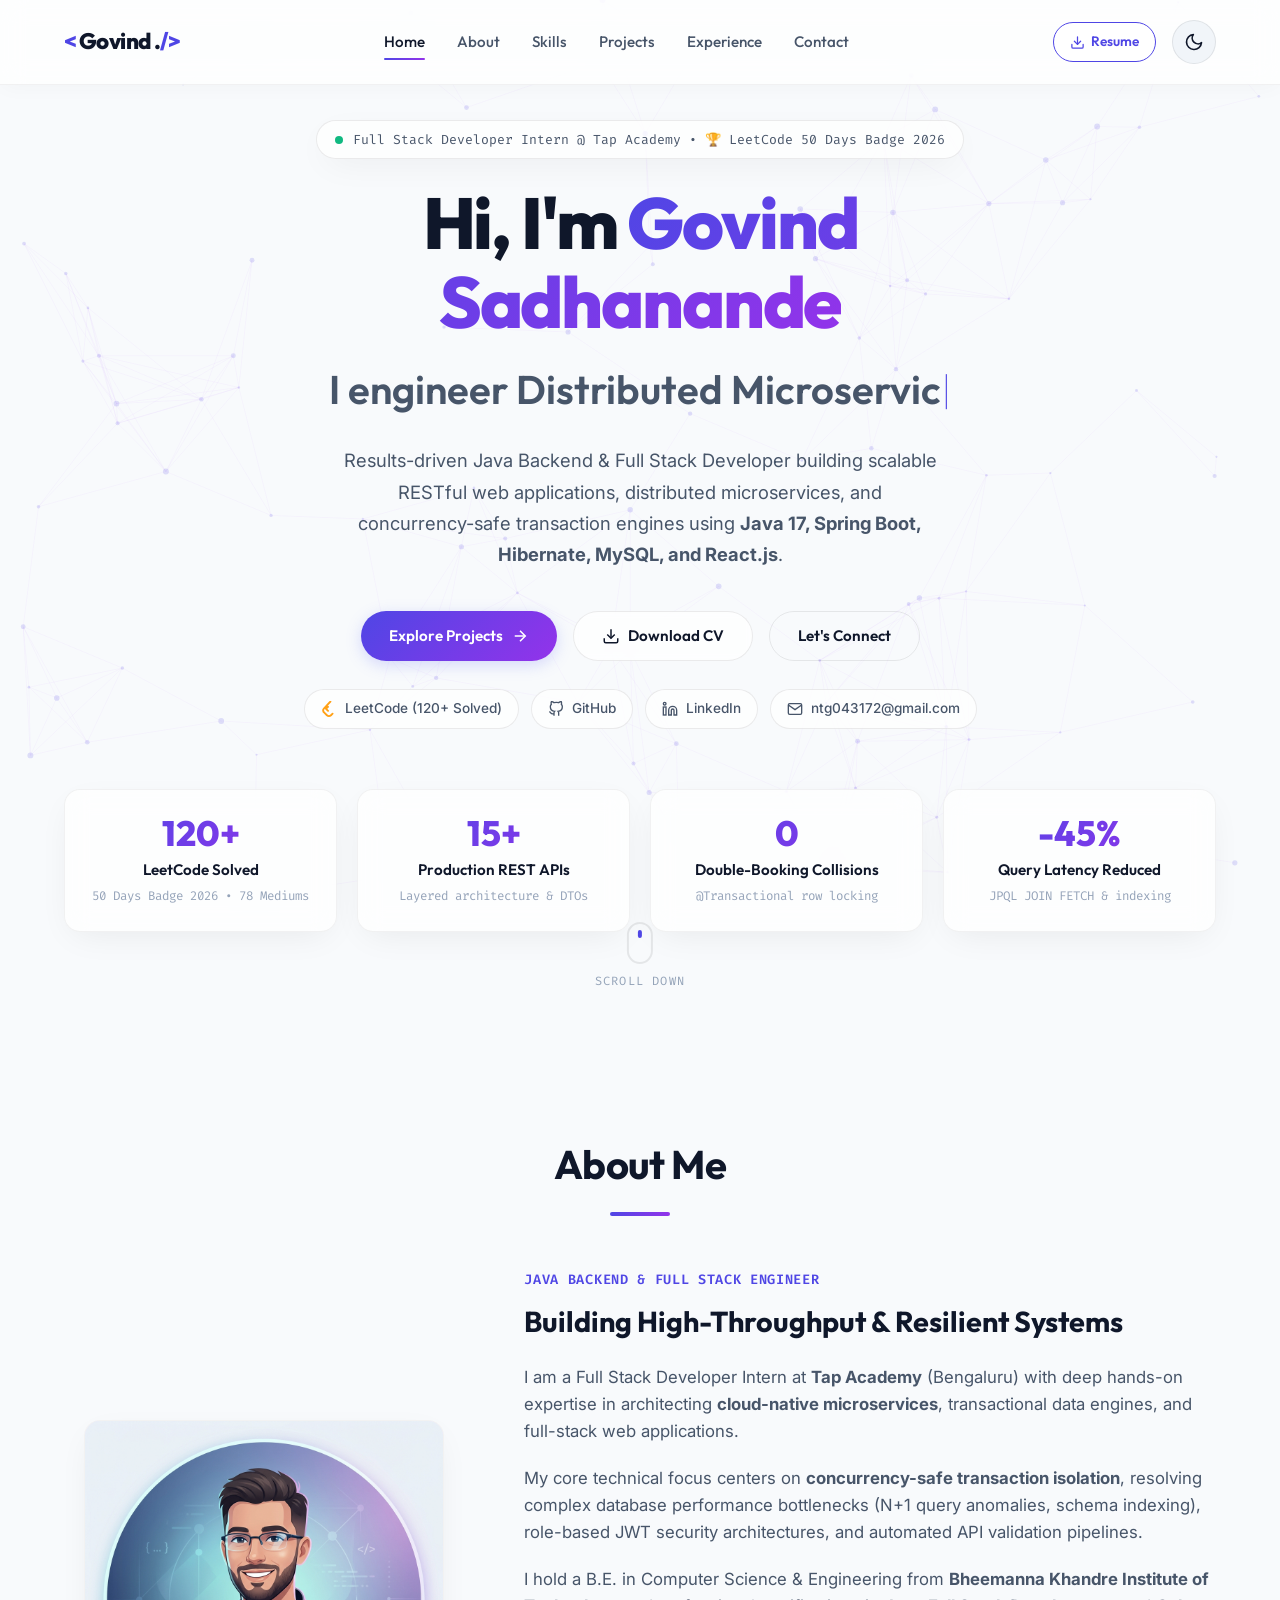
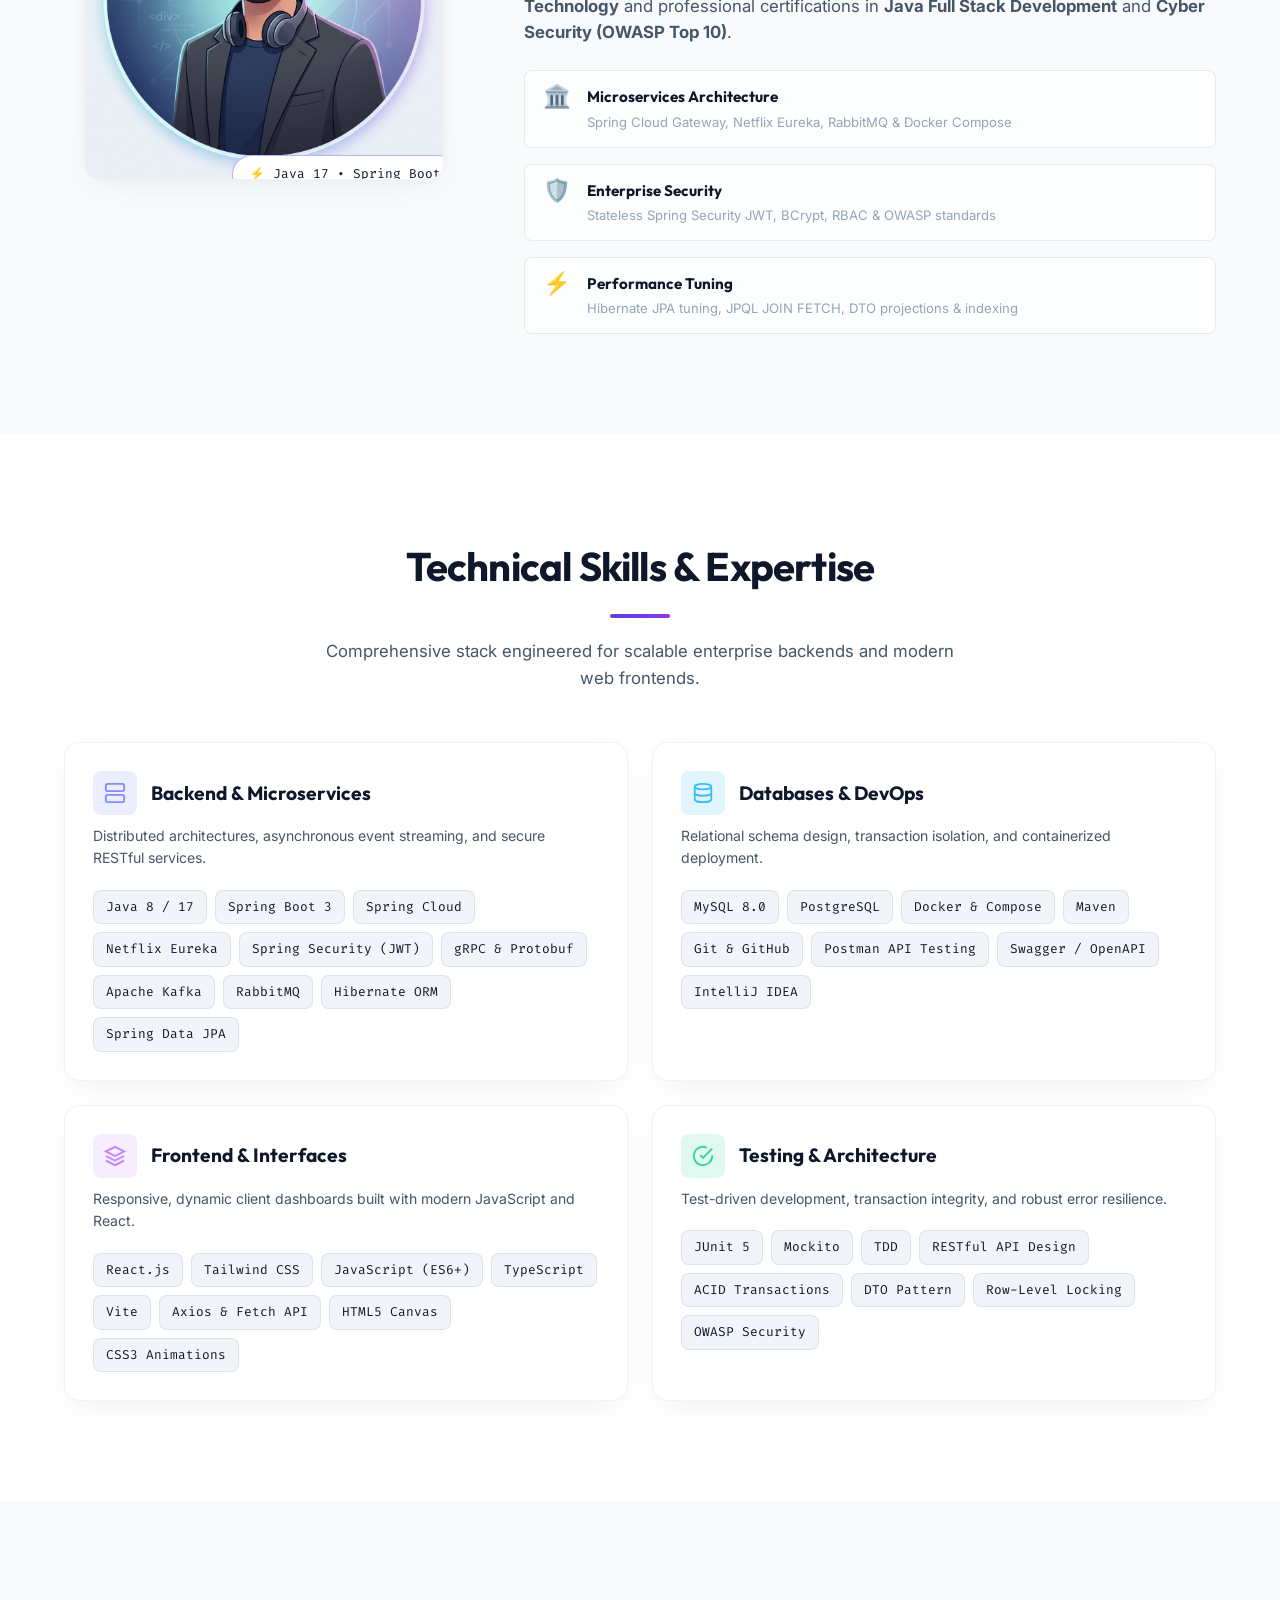
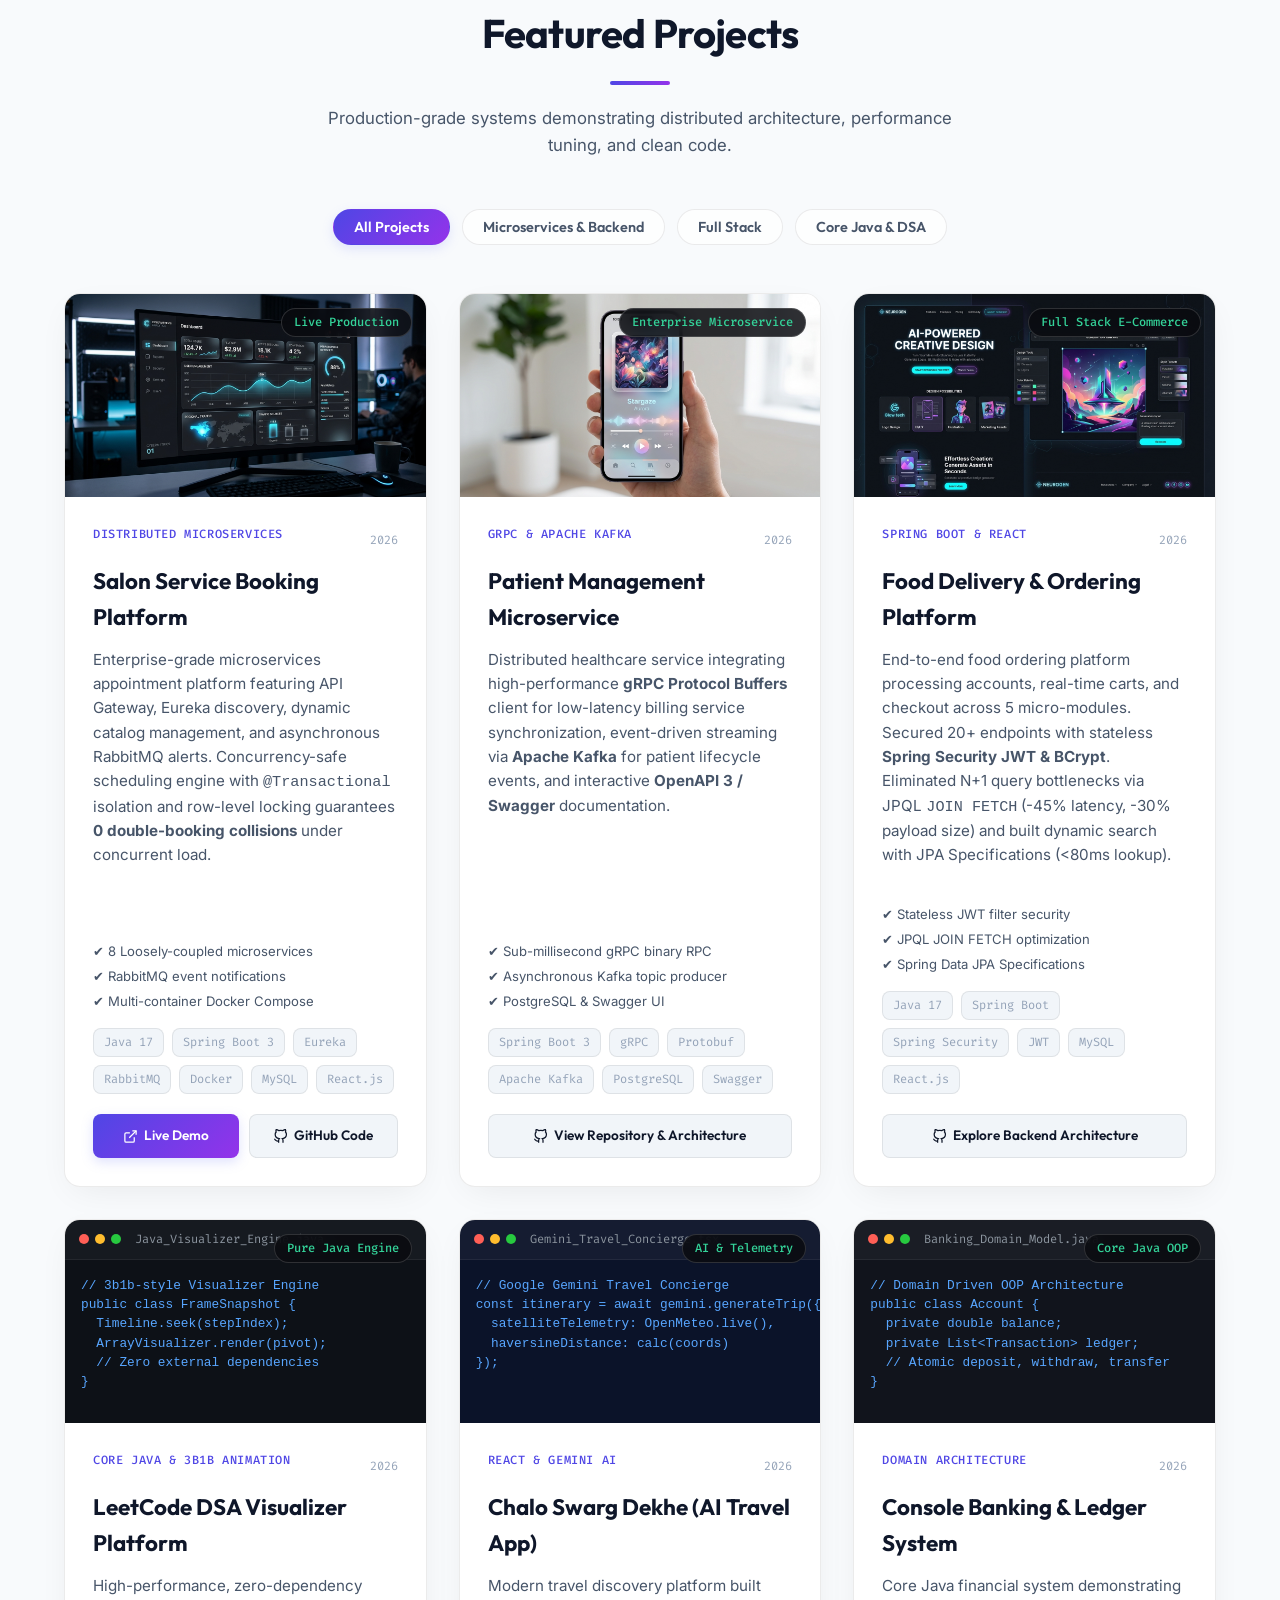
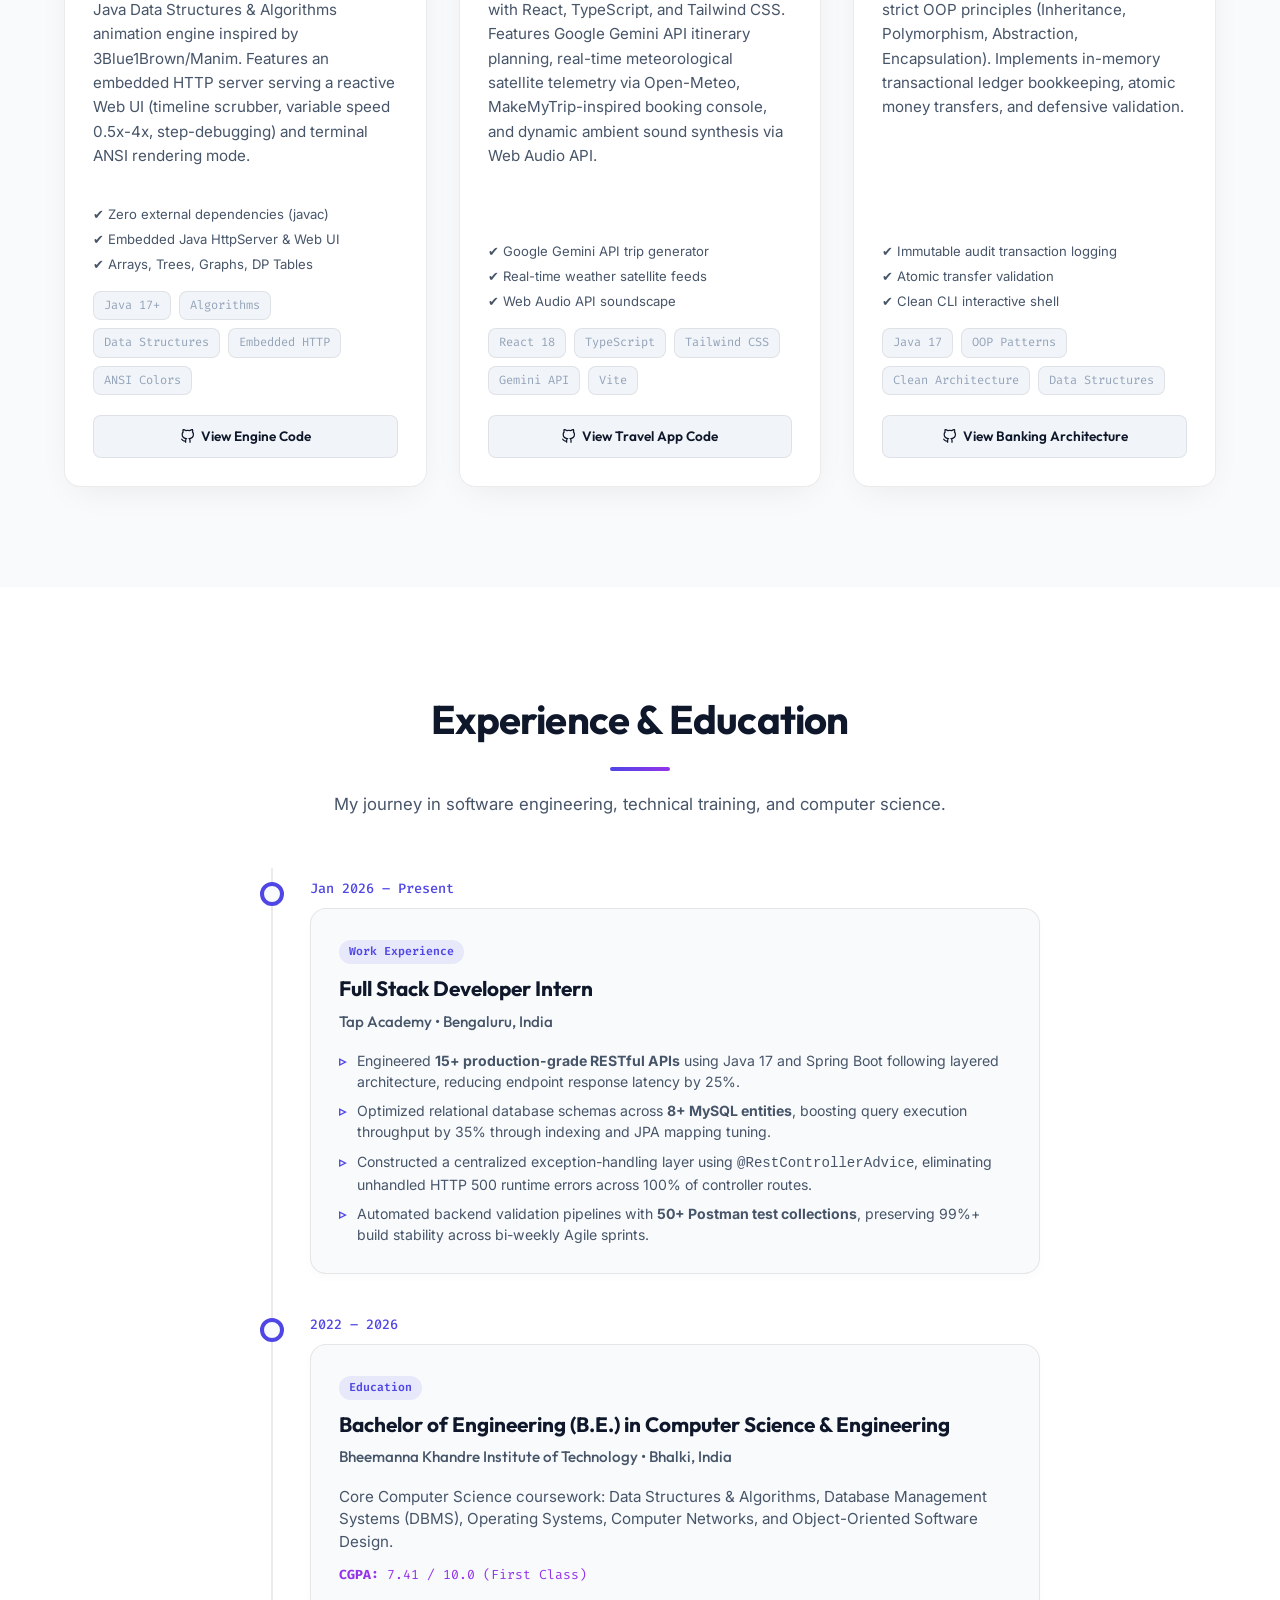
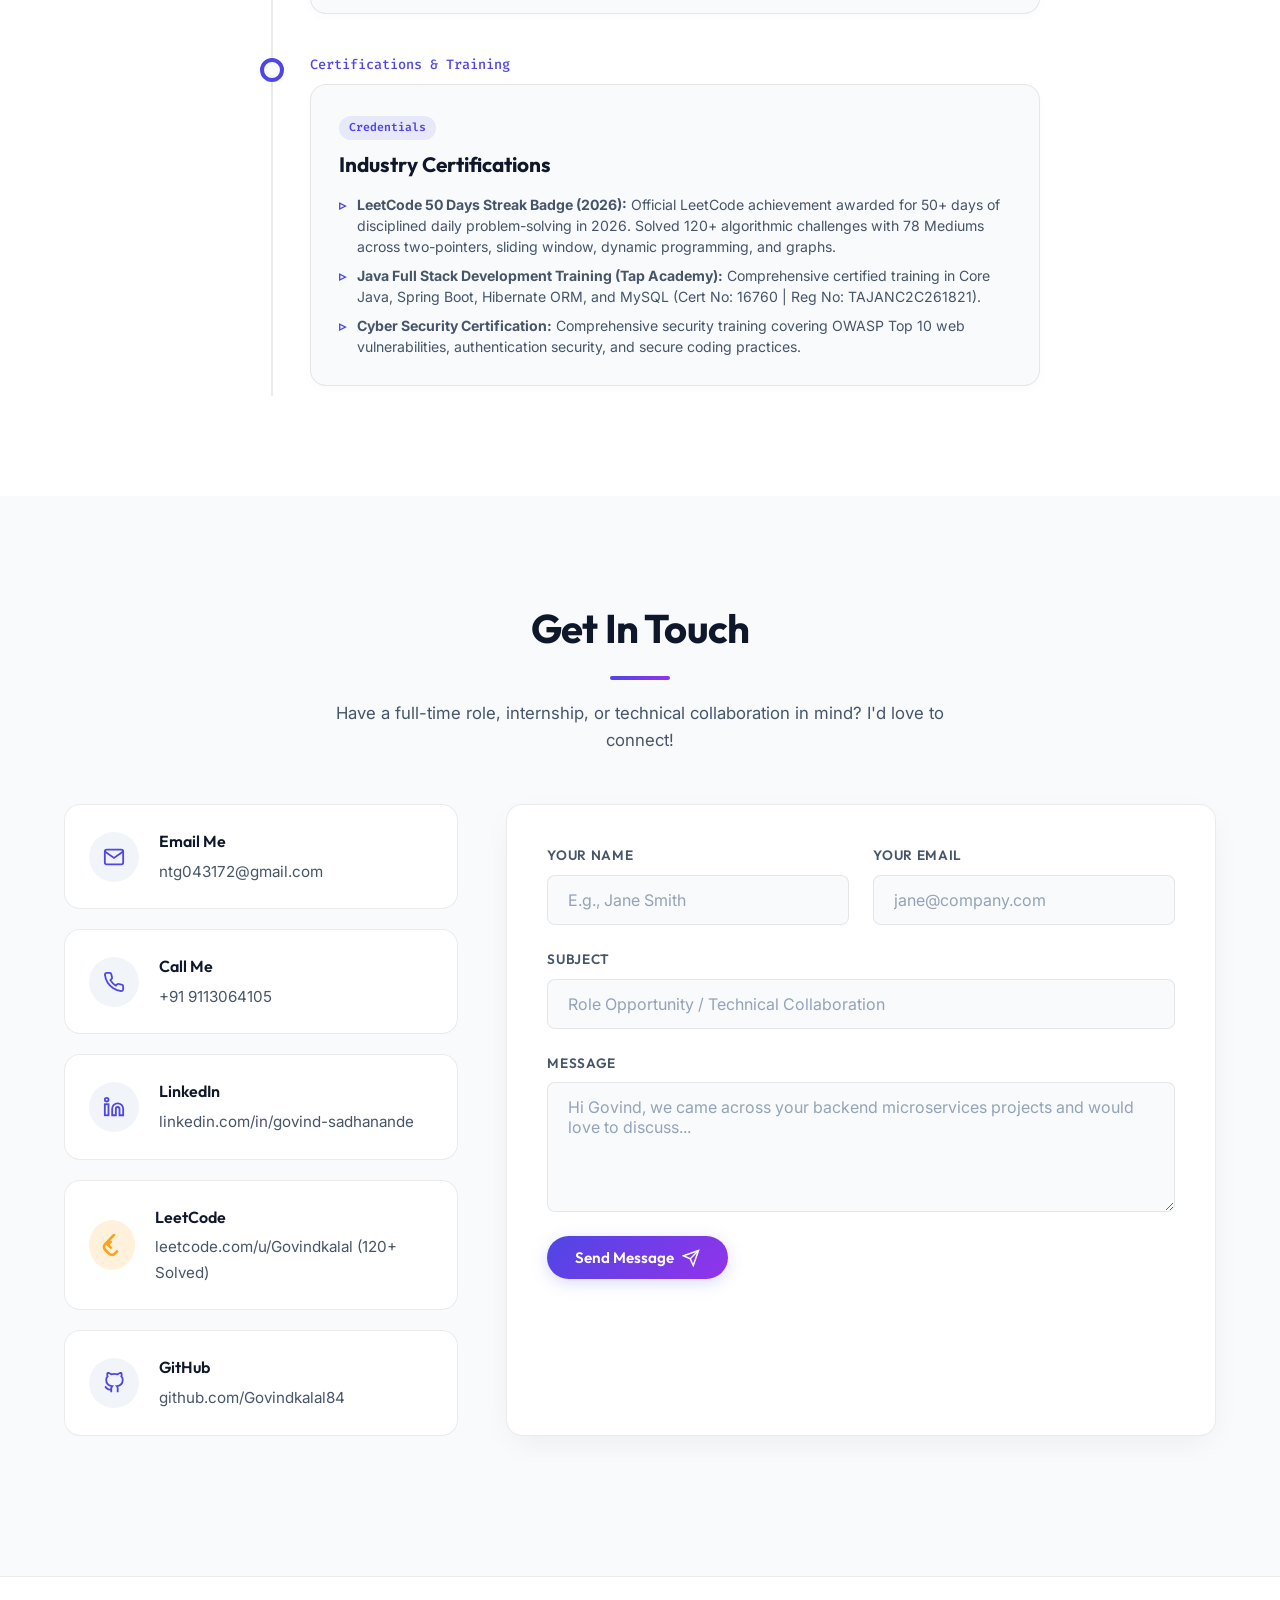
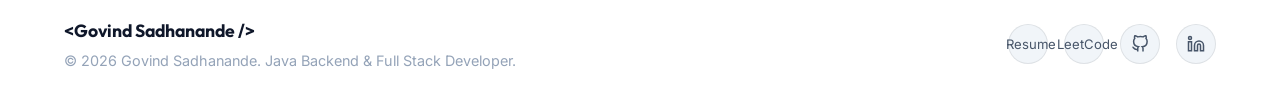
<file: index.html>
<!DOCTYPE html>
<html lang="en" data-theme="dark">
<head>
    <meta charset="UTF-8">
    <meta name="viewport" content="width=device-width, initial-scale=1.0">
    <meta name="description" content="Govind Sadhanande - Java Backend & Full Stack Developer Portfolio. Specializing in scalable Spring Boot microservices, gRPC, Kafka, Docker, and React.js.">
    <meta name="keywords" content="Govind Sadhanande, Java Backend Developer, Full Stack Developer, Spring Boot, Microservices, React, Docker, Kafka, gRPC, MySQL, Bengaluru">
    <meta name="author" content="Govind Sadhanande">
    <title>Govind Sadhanande | Java Backend & Full Stack Developer</title>
    
    <!-- Favicon -->
    <link rel="icon" type="image/svg+xml" href="data:image/svg+xml,<svg xmlns='http://www.w3.org/2000/svg' viewBox='0 0 100 100'><text y='.9em' font-size='90'>☕</text></svg>">

    <!-- Google Fonts -->
    <link rel="preconnect" href="https://fonts.googleapis.com">
    <link rel="preconnect" href="https://fonts.gstatic.com" crossorigin>
    <link href="https://fonts.googleapis.com/css2?family=Fira+Code:wght@400;500;600&family=Inter:wght@300;400;500;600;700&family=Outfit:wght@400;500;600;700;800&display=swap" rel="stylesheet">
    
    <link rel="stylesheet" href="style.css">
</head>
<body>
    <!-- Interactive Background Canvas -->
    <canvas id="particle-canvas"></canvas>

    <!-- Header / Navbar -->
    <header class="navbar" id="navbar">
        <div class="nav-container">
            <a href="#hero" class="nav-logo" id="nav-logo">
                <span class="logo-bracket">&lt;</span>
                <span class="logo-text">Govind</span>
                <span class="logo-dot">.</span>
                <span class="logo-bracket">/&gt;</span>
            </a>
            
            <nav class="nav-menu" id="nav-menu">
                <a href="#hero" class="nav-link active" id="link-hero">Home</a>
                <a href="#about" class="nav-link" id="link-about">About</a>
                <a href="#skills" class="nav-link" id="link-skills">Skills</a>
                <a href="#projects" class="nav-link" id="link-projects">Projects</a>
                <a href="#timeline" class="nav-link" id="link-timeline">Experience</a>
                <a href="#contact" class="nav-link" id="link-contact">Contact</a>
            </nav>

            <div class="nav-actions">
                <a href="Govind_Sadhanande_Resume.pdf" download="Govind_Sadhanande_Resume.pdf" class="btn-nav-resume" id="nav-resume-btn" title="Download Official Resume PDF">
                    <svg class="icon" viewBox="0 0 24 24" fill="none" stroke="currentColor" stroke-width="2">
                        <path d="M21 15v4a2 2 0 0 1-2 2H5a2 2 0 0 1-2-2v-4"></path>
                        <polyline points="7 10 12 15 17 10"></polyline>
                        <line x1="12" y1="15" x2="12" y2="3"></line>
                    </svg>
                    <span>Resume</span>
                </a>

                <button class="theme-toggle" id="theme-toggle" aria-label="Toggle light/dark theme">
                    <!-- Sun Icon (Dark Mode Active -> Show Sun) -->
                    <svg class="icon sun-icon" viewBox="0 0 24 24" fill="none" stroke="currentColor" stroke-width="2">
                        <circle cx="12" cy="12" r="5"></circle>
                        <line x1="12" y1="12" x2="12" y2="3"></line>
                        <line x1="12" y1="21" x2="12" y2="23"></line>
                        <line x1="4.22" y1="4.22" x2="5.64" y2="5.64"></line>
                        <line x1="18.36" y1="18.36" x2="19.78" y2="19.78"></line>
                        <line x1="1" y1="12" x2="3" y2="12"></line>
                        <line x1="21" y1="12" x2="23" y2="12"></line>
                        <line x1="4.22" y1="19.78" x2="5.64" y2="18.36"></line>
                        <line x1="18.36" y1="5.64" x2="19.78" y2="4.22"></line>
                    </svg>
                    <!-- Moon Icon (Light Mode Active -> Show Moon) -->
                    <svg class="icon moon-icon" viewBox="0 0 24 24" fill="none" stroke="currentColor" stroke-width="2">
                        <path d="M21 12.79A9 9 0 1 1 11.21 3 7 7 0 0 0 21 12.79z"></path>
                    </svg>
                </button>

                <button class="mobile-menu-btn" id="mobile-menu-btn" aria-label="Open mobile menu">
                    <span class="bar"></span>
                    <span class="bar"></span>
                    <span class="bar"></span>
                </button>
            </div>
        </div>
    </header>

    <main>
        <!-- Hero Section -->
        <section class="hero" id="hero">
            <div class="hero-content">
                <div class="hero-status">
                    <span class="status-pulse"></span>
                    <span>Full Stack Developer Intern @ Tap Academy • 🏆 LeetCode 50 Days Badge 2026</span>
                </div>
                <h1 class="hero-title">
                    Hi, I'm <span class="gradient-text">Govind Sadhanande</span>
                </h1>
                <h2 class="hero-subtitle">
                    I engineer <span class="typing-text" id="typing-text"></span><span class="typed-cursor">|</span>
                </h2>
                <p class="hero-description">
                    Results-driven Java Backend & Full Stack Developer building scalable RESTful web applications, distributed microservices, and concurrency-safe transaction engines using <strong>Java 17, Spring Boot, Hibernate, MySQL, and React.js</strong>.
                </p>
                <div class="hero-cta">
                    <a href="#projects" class="btn btn-primary" id="cta-work">
                        <span>Explore Projects</span>
                        <svg class="btn-icon" viewBox="0 0 24 24" fill="none" stroke="currentColor" stroke-width="2">
                            <line x1="5" y1="12" x2="19" y2="12"></line>
                            <polyline points="12 5 19 12 12 19"></polyline>
                        </svg>
                    </a>
                    <a href="Govind_Sadhanande_Resume.pdf" download="Govind_Sadhanande_Resume.pdf" class="btn btn-secondary" id="cta-resume">
                        <svg class="btn-icon" viewBox="0 0 24 24" fill="none" stroke="currentColor" stroke-width="2">
                            <path d="M21 15v4a2 2 0 0 1-2 2H5a2 2 0 0 1-2-2v-4"></path>
                            <polyline points="7 10 12 15 17 10"></polyline>
                            <line x1="12" y1="15" x2="12" y2="3"></line>
                        </svg>
                        <span>Download CV</span>
                    </a>
                    <a href="#contact" class="btn btn-outline" id="cta-contact">Let's Connect</a>
                </div>

                <!-- Hero Social Pills -->
                <div class="hero-socials">
                    <a href="https://leetcode.com/u/Govindkalal/" target="_blank" rel="noopener noreferrer" class="social-pill pill-leetcode" aria-label="LeetCode Profile">
                        <svg viewBox="0 0 24 24" fill="currentColor">
                            <path d="M13.483 0a1.374 1.374 0 0 0-.961.438L7.116 6.226l-3.854 4.126a5.266 5.266 0 0 0-1.209 2.104 5.35 5.35 0 0 0-.125.513 5.527 5.527 0 0 0 .062 2.362 5.83 5.83 0 0 0 .349 1.017 5.938 5.938 0 0 0 1.271 1.818l4.277 4.193.039.038c2.248 2.165 5.852 2.133 8.063-.074l2.396-2.392c.54-.54.54-1.414.003-1.955a1.378 1.378 0 0 0-1.951-.003l-2.396 2.392a3.021 3.021 0 0 1-4.205.038l-.02-.019-4.276-4.193c-.652-.64-.972-1.469-.948-2.263a2.68 2.68 0 0 1 .666-1.607 2.6 2.6 0 0 1 .684-.632l3.855-4.126 5.406-5.788c.54-.54.54-1.414 0-1.954A1.374 1.374 0 0 0 13.483 0zm-2.88 7.26a1.38 1.38 0 0 0-.979.404l-3.09 3.09a1.38 1.38 0 0 0 0 1.954l3.09 3.09a1.38 1.38 0 1 0 1.953-1.954l-2.112-2.113 2.112-2.113a1.38 1.38 0 0 0-.974-2.358z"/>
                        </svg>
                        <span>LeetCode (120+ Solved)</span>
                    </a>
                    <a href="https://github.com/Govindkalal84" target="_blank" rel="noopener noreferrer" class="social-pill" aria-label="GitHub Profile">
                        <svg viewBox="0 0 24 24" fill="none" stroke="currentColor" stroke-width="2">
                            <path d="M9 19c-5 1.5-5-2.5-7-3m14 6v-3.87a3.37 3.37 0 0 0-.94-2.61c3.14-.35 6.44-1.54 6.44-7A5.44 5.44 0 0 0 20 4.77 5.07 5.07 0 0 0 19.91 1S18.73.65 16 2.48a13.38 13.38 0 0 0-7 0C6.27.65 5.09 1 5.09 1A5.07 5.07 0 0 0 5 4.77a5.44 5.44 0 0 0-1.5 3.78c0 5.42 3.3 6.61 6.44 7A3.37 3.37 0 0 0 9 18.13V22"></path>
                        </svg>
                        <span>GitHub</span>
                    </a>
                    <a href="https://linkedin.com/in/govind-sadhanande" target="_blank" rel="noopener noreferrer" class="social-pill" aria-label="LinkedIn Profile">
                        <svg viewBox="0 0 24 24" fill="none" stroke="currentColor" stroke-width="2">
                            <path d="M16 8a6 6 0 0 1 6 6v7h-4v-7a2 2 0 0 0-2-2 2 2 0 0 0-2 2v7h-4v-7a6 6 0 0 1 6-6z"></path>
                            <rect x="2" y="9" width="4" height="12"></rect>
                            <circle cx="4" cy="4" r="2"></circle>
                        </svg>
                        <span>LinkedIn</span>
                    </a>
                    <a href="mailto:ntg043172@gmail.com" class="social-pill" aria-label="Email Me">
                        <svg viewBox="0 0 24 24" fill="none" stroke="currentColor" stroke-width="2">
                            <path d="M4 4h16c1.1 0 2 .9 2 2v12c0 1.1-.9 2-2 2H4c-1.1 0-2-.9-2-2V6c0-1.1.9-2 2-2z"></path>
                            <polyline points="22,6 12,13 2,6"></polyline>
                        </svg>
                        <span>ntg043172@gmail.com</span>
                    </a>
                </div>
            </div>

            <!-- Key Engineering Metrics Counter -->
            <div class="metrics-container container">
                <div class="metrics-grid">
                    <div class="metric-card">
                        <div class="metric-number">120+</div>
                        <div class="metric-label">LeetCode Solved</div>
                        <div class="metric-sub">50 Days Badge 2026 • 78 Mediums</div>
                    </div>
                    <div class="metric-card">
                        <div class="metric-number">15+</div>
                        <div class="metric-label">Production REST APIs</div>
                        <div class="metric-sub">Layered architecture & DTOs</div>
                    </div>
                    <div class="metric-card">
                        <div class="metric-number">0</div>
                        <div class="metric-label">Double-Booking Collisions</div>
                        <div class="metric-sub">@Transactional row locking</div>
                    </div>
                    <div class="metric-card">
                        <div class="metric-number">-45%</div>
                        <div class="metric-label">Query Latency Reduced</div>
                        <div class="metric-sub">JPQL JOIN FETCH & indexing</div>
                    </div>
                </div>
            </div>

            <div class="scroll-indicator">
                <span class="mouse-icon">
                    <span class="wheel"></span>
                </span>
                <span class="scroll-text">Scroll Down</span>
            </div>
        </section>

        <!-- About Section -->
        <section class="about" id="about">
            <div class="container">
                <h2 class="section-title text-center">About Me</h2>
                <div class="section-divider"></div>
                
                <div class="about-grid">
                    <div class="about-image-wrapper">
                        <div class="about-image-card">
                            <img src="images/avatar.jpg" alt="Govind Sadhanande profile photo" class="about-img" id="about-img">
                            <div class="about-image-glow"></div>
                            <div class="about-badge-floating">
                                <span class="badge-icon">⚡</span>
                                <span>Java 17 • Spring Boot</span>
                            </div>
                        </div>
                    </div>

                    <div class="about-info">
                        <span class="about-tagline">Java Backend & Full Stack Engineer</span>
                        <h3>Building High-Throughput & Resilient Systems</h3>
                        <p class="about-text">
                            I am a Full Stack Developer Intern at <strong>Tap Academy</strong> (Bengaluru) with deep hands-on expertise in architecting <strong>cloud-native microservices</strong>, transactional data engines, and full-stack web applications.
                        </p>
                        <p class="about-text">
                            My core technical focus centers on <strong>concurrency-safe transaction isolation</strong>, resolving complex database performance bottlenecks (N+1 query anomalies, schema indexing), role-based JWT security architectures, and automated API validation pipelines.
                        </p>
                        <p class="about-text">
                            I hold a B.E. in Computer Science & Engineering from <strong>Bheemanna Khandre Institute of Technology</strong> and professional certifications in <strong>Java Full Stack Development</strong> and <strong>Cyber Security (OWASP Top 10)</strong>.
                        </p>

                        <div class="about-highlights-grid">
                            <div class="highlight-item">
                                <div class="highlight-icon">🏛️</div>
                                <div>
                                    <h4>Microservices Architecture</h4>
                                    <p>Spring Cloud Gateway, Netflix Eureka, RabbitMQ & Docker Compose</p>
                                </div>
                            </div>
                            <div class="highlight-item">
                                <div class="highlight-icon">🛡️</div>
                                <div>
                                    <h4>Enterprise Security</h4>
                                    <p>Stateless Spring Security JWT, BCrypt, RBAC & OWASP standards</p>
                                </div>
                            </div>
                            <div class="highlight-item">
                                <div class="highlight-icon">⚡</div>
                                <div>
                                    <h4>Performance Tuning</h4>
                                    <p>Hibernate JPA tuning, JPQL JOIN FETCH, DTO projections & indexing</p>
                                </div>
                            </div>
                        </div>
                    </div>
                </div>
            </div>
        </section>

        <!-- Skills Section -->
        <section class="skills-section" id="skills">
            <div class="container">
                <h2 class="section-title text-center">Technical Skills & Expertise</h2>
                <div class="section-divider"></div>
                <p class="section-subtitle text-center">Comprehensive stack engineered for scalable enterprise backends and modern web frontends.</p>

                <div class="skills-matrix-grid">
                    <!-- Card 1: Backend & Microservices -->
                    <div class="skills-card">
                        <div class="skills-card-header">
                            <div class="skills-icon-wrap icon-backend">
                                <svg viewBox="0 0 24 24" fill="none" stroke="currentColor" stroke-width="2">
                                    <rect x="2" y="2" width="20" height="8" rx="2" ry="2"></rect>
                                    <rect x="2" y="14" width="20" height="8" rx="2" ry="2"></rect>
                                    <line x1="6" y1="6" x2="6.01" y2="6"></line>
                                    <line x1="6" y1="18" x2="6.01" y2="18"></line>
                                </svg>
                            </div>
                            <h3>Backend & Microservices</h3>
                        </div>
                        <p class="skills-card-desc">Distributed architectures, asynchronous event streaming, and secure RESTful services.</p>
                        <div class="skills-tags-wrap">
                            <span class="skill-pill">Java 8 / 17</span>
                            <span class="skill-pill">Spring Boot 3</span>
                            <span class="skill-pill">Spring Cloud</span>
                            <span class="skill-pill">Netflix Eureka</span>
                            <span class="skill-pill">Spring Security (JWT)</span>
                            <span class="skill-pill">gRPC & Protobuf</span>
                            <span class="skill-pill">Apache Kafka</span>
                            <span class="skill-pill">RabbitMQ</span>
                            <span class="skill-pill">Hibernate ORM</span>
                            <span class="skill-pill">Spring Data JPA</span>
                        </div>
                    </div>

                    <!-- Card 2: Databases & DevOps -->
                    <div class="skills-card">
                        <div class="skills-card-header">
                            <div class="skills-icon-wrap icon-db">
                                <svg viewBox="0 0 24 24" fill="none" stroke="currentColor" stroke-width="2">
                                    <ellipse cx="12" cy="5" rx="9" ry="3"></ellipse>
                                    <path d="M21 12c0 1.66-4 3-9 3s-9-1.34-9-3"></path>
                                    <path d="M3 5v14c0 1.66 4 3 9 3s9-1.34 9-3V5"></path>
                                </svg>
                            </div>
                            <h3>Databases & DevOps</h3>
                        </div>
                        <p class="skills-card-desc">Relational schema design, transaction isolation, and containerized deployment.</p>
                        <div class="skills-tags-wrap">
                            <span class="skill-pill">MySQL 8.0</span>
                            <span class="skill-pill">PostgreSQL</span>
                            <span class="skill-pill">Docker & Compose</span>
                            <span class="skill-pill">Maven</span>
                            <span class="skill-pill">Git & GitHub</span>
                            <span class="skill-pill">Postman API Testing</span>
                            <span class="skill-pill">Swagger / OpenAPI</span>
                            <span class="skill-pill">IntelliJ IDEA</span>
                        </div>
                    </div>

                    <!-- Card 3: Frontend & Web UI -->
                    <div class="skills-card">
                        <div class="skills-card-header">
                            <div class="skills-icon-wrap icon-frontend">
                                <svg viewBox="0 0 24 24" fill="none" stroke="currentColor" stroke-width="2">
                                    <polygon points="12 2 2 7 12 12 22 7 12 2"></polygon>
                                    <polyline points="2 17 12 22 22 17"></polyline>
                                    <polyline points="2 12 12 17 22 12"></polyline>
                                </svg>
                            </div>
                            <h3>Frontend & Interfaces</h3>
                        </div>
                        <p class="skills-card-desc">Responsive, dynamic client dashboards built with modern JavaScript and React.</p>
                        <div class="skills-tags-wrap">
                            <span class="skill-pill">React.js</span>
                            <span class="skill-pill">Tailwind CSS</span>
                            <span class="skill-pill">JavaScript (ES6+)</span>
                            <span class="skill-pill">TypeScript</span>
                            <span class="skill-pill">Vite</span>
                            <span class="skill-pill">Axios & Fetch API</span>
                            <span class="skill-pill">HTML5 Canvas</span>
                            <span class="skill-pill">CSS3 Animations</span>
                        </div>
                    </div>

                    <!-- Card 4: Architecture & Quality -->
                    <div class="skills-card">
                        <div class="skills-card-header">
                            <div class="skills-icon-wrap icon-testing">
                                <svg viewBox="0 0 24 24" fill="none" stroke="currentColor" stroke-width="2">
                                    <path d="M22 11.08V12a10 10 0 1 1-5.93-9.14"></path>
                                    <polyline points="22 4 12 14.01 9 11.01"></polyline>
                                </svg>
                            </div>
                            <h3>Testing & Architecture</h3>
                        </div>
                        <p class="skills-card-desc">Test-driven development, transaction integrity, and robust error resilience.</p>
                        <div class="skills-tags-wrap">
                            <span class="skill-pill">JUnit 5</span>
                            <span class="skill-pill">Mockito</span>
                            <span class="skill-pill">TDD</span>
                            <span class="skill-pill">RESTful API Design</span>
                            <span class="skill-pill">ACID Transactions</span>
                            <span class="skill-pill">DTO Pattern</span>
                            <span class="skill-pill">Row-Level Locking</span>
                            <span class="skill-pill">OWASP Security</span>
                        </div>
                    </div>
                </div>
            </div>
        </section>

        <!-- Projects Section -->
        <section class="projects" id="projects">
            <div class="container">
                <h2 class="section-title text-center">Featured Projects</h2>
                <div class="section-divider"></div>
                <p class="section-subtitle text-center">Production-grade systems demonstrating distributed architecture, performance tuning, and clean code.</p>
                
                <!-- Category Filter -->
                <div class="filter-tabs">
                    <button class="filter-btn active" data-filter="all" id="filter-all">All Projects</button>
                    <button class="filter-btn" data-filter="microservices" id="filter-microservices">Microservices & Backend</button>
                    <button class="filter-btn" data-filter="fullstack" id="filter-fullstack">Full Stack</button>
                    <button class="filter-btn" data-filter="corejava" id="filter-corejava">Core Java & DSA</button>
                </div>

                <!-- Projects Grid -->
                <div class="projects-grid" id="projects-grid">
                    <!-- Project 1: Salon Service Platform (Microservices / Full Stack) -->
                    <div class="project-card" data-category="microservices fullstack">
                        <div class="project-image-box">
                            <img src="images/project1.jpg" alt="Salon Service Booking Platform" class="project-img">
                            <div class="project-status-badge">Live Production</div>
                        </div>
                        <div class="project-info">
                            <div class="project-header-meta">
                                <span class="project-tag">Distributed Microservices</span>
                                <span class="project-date">2026</span>
                            </div>
                            <h3 class="project-title">Salon Service Booking Platform</h3>
                            <p class="project-desc">
                                Enterprise-grade microservices appointment platform featuring API Gateway, Eureka discovery, dynamic catalog management, and asynchronous RabbitMQ alerts. Concurrency-safe scheduling engine with <code>@Transactional</code> isolation and row-level locking guarantees <strong>0 double-booking collisions</strong> under concurrent load.
                            </p>
                            <div class="project-features-list">
                                <span>✔ 8 Loosely-coupled microservices</span>
                                <span>✔ RabbitMQ event notifications</span>
                                <span>✔ Multi-container Docker Compose</span>
                            </div>
                            <div class="project-tech">
                                <span>Java 17</span>
                                <span>Spring Boot 3</span>
                                <span>Eureka</span>
                                <span>RabbitMQ</span>
                                <span>Docker</span>
                                <span>MySQL</span>
                                <span>React.js</span>
                            </div>
                            <div class="project-actions">
                                <a href="https://salon-service-project.vercel.app/" target="_blank" rel="noopener noreferrer" class="btn-project btn-project-live">
                                    <svg viewBox="0 0 24 24" fill="none" stroke="currentColor" stroke-width="2">
                                        <path d="M18 13v6a2 2 0 0 1-2 2H5a2 2 0 0 1-2-2V8a2 2 0 0 1 2-2h6"></path>
                                        <polyline points="15 3 21 3 21 9"></polyline>
                                        <line x1="10" y1="14" x2="21" y2="3"></line>
                                    </svg>
                                    <span>Live Demo</span>
                                </a>
                                <a href="https://github.com/Govindkalal84/Salon-Service-Project" target="_blank" rel="noopener noreferrer" class="btn-project btn-project-code">
                                    <svg viewBox="0 0 24 24" fill="none" stroke="currentColor" stroke-width="2">
                                        <path d="M9 19c-5 1.5-5-2.5-7-3m14 6v-3.87a3.37 3.37 0 0 0-.94-2.61c3.14-.35 6.44-1.54 6.44-7A5.44 5.44 0 0 0 20 4.77 5.07 5.07 0 0 0 19.91 1S18.73.65 16 2.48a13.38 13.38 0 0 0-7 0C6.27.65 5.09 1 5.09 1A5.07 5.07 0 0 0 5 4.77a5.44 5.44 0 0 0-1.5 3.78c0 5.42 3.3 6.61 6.44 7A3.37 3.37 0 0 0 9 18.13V22"></path>
                                    </svg>
                                    <span>GitHub Code</span>
                                </a>
                            </div>
                        </div>
                    </div>

                    <!-- Project 2: Patient Management Microservice (Microservices) -->
                    <div class="project-card" data-category="microservices">
                        <div class="project-image-box">
                            <img src="images/project3.jpg" alt="Patient Management Microservice Architecture" class="project-img">
                            <div class="project-status-badge">Enterprise Microservice</div>
                        </div>
                        <div class="project-info">
                            <div class="project-header-meta">
                                <span class="project-tag">gRPC & Apache Kafka</span>
                                <span class="project-date">2026</span>
                            </div>
                            <h3 class="project-title">Patient Management Microservice</h3>
                            <p class="project-desc">
                                Distributed healthcare service integrating high-performance <strong>gRPC Protocol Buffers</strong> client for low-latency billing service synchronization, event-driven streaming via <strong>Apache Kafka</strong> for patient lifecycle events, and interactive <strong>OpenAPI 3 / Swagger</strong> documentation.
                            </p>
                            <div class="project-features-list">
                                <span>✔ Sub-millisecond gRPC binary RPC</span>
                                <span>✔ Asynchronous Kafka topic producer</span>
                                <span>✔ PostgreSQL & Swagger UI</span>
                            </div>
                            <div class="project-tech">
                                <span>Spring Boot 3</span>
                                <span>gRPC</span>
                                <span>Protobuf</span>
                                <span>Apache Kafka</span>
                                <span>PostgreSQL</span>
                                <span>Swagger</span>
                            </div>
                            <div class="project-actions">
                                <a href="https://github.com/Govindkalal84/Patient-mangament-Project" target="_blank" rel="noopener noreferrer" class="btn-project btn-project-code btn-full-width">
                                    <svg viewBox="0 0 24 24" fill="none" stroke="currentColor" stroke-width="2">
                                        <path d="M9 19c-5 1.5-5-2.5-7-3m14 6v-3.87a3.37 3.37 0 0 0-.94-2.61c3.14-.35 6.44-1.54 6.44-7A5.44 5.44 0 0 0 20 4.77 5.07 5.07 0 0 0 19.91 1S18.73.65 16 2.48a13.38 13.38 0 0 0-7 0C6.27.65 5.09 1 5.09 1A5.07 5.07 0 0 0 5 4.77a5.44 5.44 0 0 0-1.5 3.78c0 5.42 3.3 6.61 6.44 7A3.37 3.37 0 0 0 9 18.13V22"></path>
                                    </svg>
                                    <span>View Repository & Architecture</span>
                                </a>
                            </div>
                        </div>
                    </div>

                    <!-- Project 3: Food Delivery Platform (Fullstack / Backend) -->
                    <div class="project-card" data-category="fullstack">
                        <div class="project-image-box">
                            <img src="images/project2.jpg" alt="Food Delivery Platform" class="project-img">
                            <div class="project-status-badge">Full Stack E-Commerce</div>
                        </div>
                        <div class="project-info">
                            <div class="project-header-meta">
                                <span class="project-tag">Spring Boot & React</span>
                                <span class="project-date">2026</span>
                            </div>
                            <h3 class="project-title">Food Delivery & Ordering Platform</h3>
                            <p class="project-desc">
                                End-to-end food ordering platform processing accounts, real-time carts, and checkout across 5 micro-modules. Secured 20+ endpoints with stateless <strong>Spring Security JWT & BCrypt</strong>. Eliminated N+1 query bottlenecks via JPQL <code>JOIN FETCH</code> (-45% latency, -30% payload size) and built dynamic search with JPA Specifications (<80ms lookup).
                            </p>
                            <div class="project-features-list">
                                <span>✔ Stateless JWT filter security</span>
                                <span>✔ JPQL JOIN FETCH optimization</span>
                                <span>✔ Spring Data JPA Specifications</span>
                            </div>
                            <div class="project-tech">
                                <span>Java 17</span>
                                <span>Spring Boot</span>
                                <span>Spring Security</span>
                                <span>JWT</span>
                                <span>MySQL</span>
                                <span>React.js</span>
                            </div>
                            <div class="project-actions">
                                <a href="https://github.com/Govindkalal84" target="_blank" rel="noopener noreferrer" class="btn-project btn-project-code btn-full-width">
                                    <svg viewBox="0 0 24 24" fill="none" stroke="currentColor" stroke-width="2">
                                        <path d="M9 19c-5 1.5-5-2.5-7-3m14 6v-3.87a3.37 3.37 0 0 0-.94-2.61c3.14-.35 6.44-1.54 6.44-7A5.44 5.44 0 0 0 20 4.77 5.07 5.07 0 0 0 19.91 1S18.73.65 16 2.48a13.38 13.38 0 0 0-7 0C6.27.65 5.09 1 5.09 1A5.07 5.07 0 0 0 5 4.77a5.44 5.44 0 0 0-1.5 3.78c0 5.42 3.3 6.61 6.44 7A3.37 3.37 0 0 0 9 18.13V22"></path>
                                    </svg>
                                    <span>Explore Backend Architecture</span>
                                </a>
                            </div>
                        </div>
                    </div>

                    <!-- Project 4: LeetCode DSA Visualizer (Core Java) -->
                    <div class="project-card" data-category="corejava">
                        <div class="project-image-box">
                            <div class="code-visual-preview">
                                <div class="code-terminal-header">
                                    <span class="dot red"></span>
                                    <span class="dot yellow"></span>
                                    <span class="dot green"></span>
                                    <span class="terminal-title">Java_Visualizer_Engine.java</span>
                                </div>
                                <div class="code-terminal-body">
                                    <pre><code>// 3b1b-style Visualizer Engine
public class FrameSnapshot {
  Timeline.seek(stepIndex);
  ArrayVisualizer.render(pivot);
  // Zero external dependencies
}</code></pre>
                                </div>
                            </div>
                            <div class="project-status-badge">Pure Java Engine</div>
                        </div>
                        <div class="project-info">
                            <div class="project-header-meta">
                                <span class="project-tag">Core Java & 3b1b Animation</span>
                                <span class="project-date">2026</span>
                            </div>
                            <h3 class="project-title">LeetCode DSA Visualizer Platform</h3>
                            <p class="project-desc">
                                High-performance, zero-dependency Java Data Structures & Algorithms animation engine inspired by 3Blue1Brown/Manim. Features an embedded HTTP server serving a reactive Web UI (timeline scrubber, variable speed 0.5x-4x, step-debugging) and terminal ANSI rendering mode.
                            </p>
                            <div class="project-features-list">
                                <span>✔ Zero external dependencies (javac)</span>
                                <span>✔ Embedded Java HttpServer & Web UI</span>
                                <span>✔ Arrays, Trees, Graphs, DP Tables</span>
                            </div>
                            <div class="project-tech">
                                <span>Java 17+</span>
                                <span>Algorithms</span>
                                <span>Data Structures</span>
                                <span>Embedded HTTP</span>
                                <span>ANSI Colors</span>
                            </div>
                            <div class="project-actions">
                                <a href="https://github.com/Govindkalal84/leetcode-dsa-visualizer-java" target="_blank" rel="noopener noreferrer" class="btn-project btn-project-code btn-full-width">
                                    <svg viewBox="0 0 24 24" fill="none" stroke="currentColor" stroke-width="2">
                                        <path d="M9 19c-5 1.5-5-2.5-7-3m14 6v-3.87a3.37 3.37 0 0 0-.94-2.61c3.14-.35 6.44-1.54 6.44-7A5.44 5.44 0 0 0 20 4.77 5.07 5.07 0 0 0 19.91 1S18.73.65 16 2.48a13.38 13.38 0 0 0-7 0C6.27.65 5.09 1 5.09 1A5.07 5.07 0 0 0 5 4.77a5.44 5.44 0 0 0-1.5 3.78c0 5.42 3.3 6.61 6.44 7A3.37 3.37 0 0 0 9 18.13V22"></path>
                                    </svg>
                                    <span>View Engine Code</span>
                                </a>
                            </div>
                        </div>
                    </div>

                    <!-- Project 5: Chalo Swarg Dekhe (Full Stack / AI) -->
                    <div class="project-card" data-category="fullstack">
                        <div class="project-image-box">
                            <div class="code-visual-preview preview-travel">
                                <div class="code-terminal-header">
                                    <span class="dot red"></span>
                                    <span class="dot yellow"></span>
                                    <span class="dot green"></span>
                                    <span class="terminal-title">Gemini_Travel_Concierge.tsx</span>
                                </div>
                                <div class="code-terminal-body">
                                    <pre><code>// Google Gemini Travel Concierge
const itinerary = await gemini.generateTrip({
  satelliteTelemetry: OpenMeteo.live(),
  haversineDistance: calc(coords)
});</code></pre>
                                </div>
                            </div>
                            <div class="project-status-badge">AI & Telemetry</div>
                        </div>
                        <div class="project-info">
                            <div class="project-header-meta">
                                <span class="project-tag">React & Gemini AI</span>
                                <span class="project-date">2026</span>
                            </div>
                            <h3 class="project-title">Chalo Swarg Dekhe (AI Travel App)</h3>
                            <p class="project-desc">
                                Modern travel discovery platform built with React, TypeScript, and Tailwind CSS. Features Google Gemini API itinerary planning, real-time meteorological satellite telemetry via Open-Meteo, MakeMyTrip-inspired booking console, and dynamic ambient sound synthesis via Web Audio API.
                            </p>
                            <div class="project-features-list">
                                <span>✔ Google Gemini API trip generator</span>
                                <span>✔ Real-time weather satellite feeds</span>
                                <span>✔ Web Audio API soundscape</span>
                            </div>
                            <div class="project-tech">
                                <span>React 18</span>
                                <span>TypeScript</span>
                                <span>Tailwind CSS</span>
                                <span>Gemini API</span>
                                <span>Vite</span>
                            </div>
                            <div class="project-actions">
                                <a href="https://github.com/Govindkalal84/chalo-swarg-dekhe" target="_blank" rel="noopener noreferrer" class="btn-project btn-project-code btn-full-width">
                                    <svg viewBox="0 0 24 24" fill="none" stroke="currentColor" stroke-width="2">
                                        <path d="M9 19c-5 1.5-5-2.5-7-3m14 6v-3.87a3.37 3.37 0 0 0-.94-2.61c3.14-.35 6.44-1.54 6.44-7A5.44 5.44 0 0 0 20 4.77 5.07 5.07 0 0 0 19.91 1S18.73.65 16 2.48a13.38 13.38 0 0 0-7 0C6.27.65 5.09 1 5.09 1A5.07 5.07 0 0 0 5 4.77a5.44 5.44 0 0 0-1.5 3.78c0 5.42 3.3 6.61 6.44 7A3.37 3.37 0 0 0 9 18.13V22"></path>
                                    </svg>
                                    <span>View Travel App Code</span>
                                </a>
                            </div>
                        </div>
                    </div>

                    <!-- Project 6: Console Banking System (Core Java) -->
                    <div class="project-card" data-category="corejava">
                        <div class="project-image-box">
                            <div class="code-visual-preview preview-bank">
                                <div class="code-terminal-header">
                                    <span class="dot red"></span>
                                    <span class="dot yellow"></span>
                                    <span class="dot green"></span>
                                    <span class="terminal-title">Banking_Domain_Model.java</span>
                                </div>
                                <div class="code-terminal-body">
                                    <pre><code>// Domain Driven OOP Architecture
public class Account {
  private double balance;
  private List&lt;Transaction&gt; ledger;
  // Atomic deposit, withdraw, transfer
}</code></pre>
                                </div>
                            </div>
                            <div class="project-status-badge">Core Java OOP</div>
                        </div>
                        <div class="project-info">
                            <div class="project-header-meta">
                                <span class="project-tag">Domain Architecture</span>
                                <span class="project-date">2026</span>
                            </div>
                            <h3 class="project-title">Console Banking & Ledger System</h3>
                            <p class="project-desc">
                                Core Java financial system demonstrating strict OOP principles (Inheritance, Polymorphism, Abstraction, Encapsulation). Implements in-memory transactional ledger bookkeeping, atomic money transfers, and defensive validation.
                            </p>
                            <div class="project-features-list">
                                <span>✔ Immutable audit transaction logging</span>
                                <span>✔ Atomic transfer validation</span>
                                <span>✔ Clean CLI interactive shell</span>
                            </div>
                            <div class="project-tech">
                                <span>Java 17</span>
                                <span>OOP Patterns</span>
                                <span>Clean Architecture</span>
                                <span>Data Structures</span>
                            </div>
                            <div class="project-actions">
                                <a href="https://github.com/Govindkalal84/Bank-application-Console-based-" target="_blank" rel="noopener noreferrer" class="btn-project btn-project-code btn-full-width">
                                    <svg viewBox="0 0 24 24" fill="none" stroke="currentColor" stroke-width="2">
                                        <path d="M9 19c-5 1.5-5-2.5-7-3m14 6v-3.87a3.37 3.37 0 0 0-.94-2.61c3.14-.35 6.44-1.54 6.44-7A5.44 5.44 0 0 0 20 4.77 5.07 5.07 0 0 0 19.91 1S18.73.65 16 2.48a13.38 13.38 0 0 0-7 0C6.27.65 5.09 1 5.09 1A5.07 5.07 0 0 0 5 4.77a5.44 5.44 0 0 0-1.5 3.78c0 5.42 3.3 6.61 6.44 7A3.37 3.37 0 0 0 9 18.13V22"></path>
                                    </svg>
                                    <span>View Banking Architecture</span>
                                </a>
                            </div>
                        </div>
                    </div>
                </div>
            </div>
        </section>

        <!-- Experience Timeline Section -->
        <section class="timeline-section" id="timeline">
            <div class="container">
                <h2 class="section-title text-center">Experience & Education</h2>
                <div class="section-divider"></div>
                <p class="section-subtitle text-center">My journey in software engineering, technical training, and computer science.</p>
                
                <div class="timeline">
                    <!-- Experience 1: Tap Academy -->
                    <div class="timeline-item">
                        <div class="timeline-dot"></div>
                        <div class="timeline-date">Jan 2026 – Present</div>
                        <div class="timeline-content">
                            <span class="timeline-badge">Work Experience</span>
                            <h3>Full Stack Developer Intern</h3>
                            <h4>Tap Academy • Bengaluru, India</h4>
                            <ul class="timeline-points">
                                <li>Engineered <strong>15+ production-grade RESTful APIs</strong> using Java 17 and Spring Boot following layered architecture, reducing endpoint response latency by 25%.</li>
                                <li>Optimized relational database schemas across <strong>8+ MySQL entities</strong>, boosting query execution throughput by 35% through indexing and JPA mapping tuning.</li>
                                <li>Constructed a centralized exception-handling layer using <code>@RestControllerAdvice</code>, eliminating unhandled HTTP 500 runtime errors across 100% of controller routes.</li>
                                <li>Automated backend validation pipelines with <strong>50+ Postman test collections</strong>, preserving 99%+ build stability across bi-weekly Agile sprints.</li>
                            </ul>
                        </div>
                    </div>

                    <!-- Education: BKIT -->
                    <div class="timeline-item">
                        <div class="timeline-dot"></div>
                        <div class="timeline-date">2022 – 2026</div>
                        <div class="timeline-content">
                            <span class="timeline-badge">Education</span>
                            <h3>Bachelor of Engineering (B.E.) in Computer Science & Engineering</h3>
                            <h4>Bheemanna Khandre Institute of Technology • Bhalki, India</h4>
                            <p class="timeline-desc">
                                Core Computer Science coursework: Data Structures & Algorithms, Database Management Systems (DBMS), Operating Systems, Computer Networks, and Object-Oriented Software Design.
                            </p>
                            <div class="education-meta">
                                <span><strong>CGPA:</strong> 7.41 / 10.0 (First Class)</span>
                            </div>
                        </div>
                    </div>

                    <!-- Certifications -->
                    <div class="timeline-item">
                        <div class="timeline-dot"></div>
                        <div class="timeline-date">Certifications & Training</div>
                        <div class="timeline-content">
                            <span class="timeline-badge">Credentials</span>
                            <h3>Industry Certifications</h3>
                            <ul class="timeline-points">
                                <li><strong>LeetCode 50 Days Streak Badge (2026):</strong> Official LeetCode achievement awarded for 50+ days of disciplined daily problem-solving in 2026. Solved 120+ algorithmic challenges with 78 Mediums across two-pointers, sliding window, dynamic programming, and graphs.</li>
                                <li><strong>Java Full Stack Development Training (Tap Academy):</strong> Comprehensive certified training in Core Java, Spring Boot, Hibernate ORM, and MySQL (Cert No: 16760 | Reg No: TAJANC2C261821).</li>
                                <li><strong>Cyber Security Certification:</strong> Comprehensive security training covering OWASP Top 10 web vulnerabilities, authentication security, and secure coding practices.</li>
                            </ul>
                        </div>
                    </div>
                </div>
            </div>
        </section>

        <!-- Contact Section -->
        <section class="contact" id="contact">
            <div class="container">
                <h2 class="section-title text-center">Get In Touch</h2>
                <div class="section-divider"></div>
                <p class="section-subtitle text-center">Have a full-time role, internship, or technical collaboration in mind? I'd love to connect!</p>
                
                <div class="contact-wrapper">
                    <!-- Contact Cards -->
                    <div class="contact-info-cards">
                        <div class="contact-card">
                            <div class="card-icon-box">
                                <svg class="card-icon" viewBox="0 0 24 24" fill="none" stroke="currentColor" stroke-width="2">
                                    <path d="M4 4h16c1.1 0 2 .9 2 2v12c0 1.1-.9 2-2 2H4c-1.1 0-2-.9-2-2V6c0-1.1.9-2 2-2z"></path>
                                    <polyline points="22,6 12,13 2,6"></polyline>
                                </svg>
                            </div>
                            <div class="card-details">
                                <h4>Email Me</h4>
                                <a href="mailto:ntg043172@gmail.com">ntg043172@gmail.com</a>
                            </div>
                        </div>

                        <div class="contact-card">
                            <div class="card-icon-box">
                                <svg class="card-icon" viewBox="0 0 24 24" fill="none" stroke="currentColor" stroke-width="2">
                                    <path d="M22 16.92v3a2 2 0 0 1-2.18 2 19.79 19.79 0 0 1-8.63-3.07 19.5 19.5 0 0 1-6-6 19.79 19.79 0 0 1-3.07-8.67A2 2 0 0 1 4.11 2h3a2 2 0 0 1 2 1.72 12.84 12.84 0 0 0 .7 2.81 2 2 0 0 1-.45 2.11L8.09 9.91a16 16 0 0 0 6 6l1.27-1.27a2 2 0 0 1 2.11-.45 12.84 12.84 0 0 0 2.81.7A2 2 0 0 1 22 16.92z"></path>
                                </svg>
                            </div>
                            <div class="card-details">
                                <h4>Call Me</h4>
                                <a href="tel:+919113064105">+91 9113064105</a>
                            </div>
                        </div>

                        <div class="contact-card">
                            <div class="card-icon-box">
                                <svg class="card-icon" viewBox="0 0 24 24" fill="none" stroke="currentColor" stroke-width="2">
                                    <path d="M16 8a6 6 0 0 1 6 6v7h-4v-7a2 2 0 0 0-2-2 2 2 0 0 0-2 2v7h-4v-7a6 6 0 0 1 6-6z"></path>
                                    <rect x="2" y="9" width="4" height="12"></rect>
                                    <circle cx="4" cy="4" r="2"></circle>
                                </svg>
                            </div>
                            <div class="card-details">
                                <h4>LinkedIn</h4>
                                <a href="https://linkedin.com/in/govind-sadhanande" target="_blank" rel="noopener noreferrer">linkedin.com/in/govind-sadhanande</a>
                            </div>
                        </div>

                        <div class="contact-card">
                            <div class="card-icon-box icon-leetcode-box">
                                <svg class="card-icon" viewBox="0 0 24 24" fill="currentColor">
                                    <path d="M13.483 0a1.374 1.374 0 0 0-.961.438L7.116 6.226l-3.854 4.126a5.266 5.266 0 0 0-1.209 2.104 5.35 5.35 0 0 0-.125.513 5.527 5.527 0 0 0 .062 2.362 5.83 5.83 0 0 0 .349 1.017 5.938 5.938 0 0 0 1.271 1.818l4.277 4.193.039.038c2.248 2.165 5.852 2.133 8.063-.074l2.396-2.392c.54-.54.54-1.414.003-1.955a1.378 1.378 0 0 0-1.951-.003l-2.396 2.392a3.021 3.021 0 0 1-4.205.038l-.02-.019-4.276-4.193c-.652-.64-.972-1.469-.948-2.263a2.68 2.68 0 0 1 .666-1.607 2.6 2.6 0 0 1 .684-.632l3.855-4.126 5.406-5.788c.54-.54.54-1.414 0-1.954A1.374 1.374 0 0 0 13.483 0zm-2.88 7.26a1.38 1.38 0 0 0-.979.404l-3.09 3.09a1.38 1.38 0 0 0 0 1.954l3.09 3.09a1.38 1.38 0 1 0 1.953-1.954l-2.112-2.113 2.112-2.113a1.38 1.38 0 0 0-.974-2.358z"/>
                                </svg>
                            </div>
                            <div class="card-details">
                                <h4>LeetCode</h4>
                                <a href="https://leetcode.com/u/Govindkalal/" target="_blank" rel="noopener noreferrer">leetcode.com/u/Govindkalal (120+ Solved)</a>
                            </div>
                        </div>

                        <div class="contact-card">
                            <div class="card-icon-box">
                                <svg class="card-icon" viewBox="0 0 24 24" fill="none" stroke="currentColor" stroke-width="2">
                                    <path d="M9 19c-5 1.5-5-2.5-7-3m14 6v-3.87a3.37 3.37 0 0 0-.94-2.61c3.14-.35 6.44-1.54 6.44-7A5.44 5.44 0 0 0 20 4.77 5.07 5.07 0 0 0 19.91 1S18.73.65 16 2.48a13.38 13.38 0 0 0-7 0C6.27.65 5.09 1 5.09 1A5.07 5.07 0 0 0 5 4.77a5.44 5.44 0 0 0-1.5 3.78c0 5.42 3.3 6.61 6.44 7A3.37 3.37 0 0 0 9 18.13V22"></path>
                                </svg>
                            </div>
                            <div class="card-details">
                                <h4>GitHub</h4>
                                <a href="https://github.com/Govindkalal84" target="_blank" rel="noopener noreferrer">github.com/Govindkalal84</a>
                            </div>
                        </div>
                    </div>

                    <!-- Contact Form -->
                    <div class="contact-form-box">
                        <form id="contact-form" class="contact-form">
                            <div class="form-row">
                                <div class="form-group">
                                    <label for="form-name">Your Name</label>
                                    <input type="text" id="form-name" placeholder="E.g., Jane Smith" required>
                                </div>
                                <div class="form-group">
                                    <label for="form-email">Your Email</label>
                                    <input type="email" id="form-email" placeholder="jane@company.com" required>
                                </div>
                            </div>
                            <div class="form-group">
                                <label for="form-subject">Subject</label>
                                <input type="text" id="form-subject" placeholder="Role Opportunity / Technical Collaboration" required>
                            </div>
                            <div class="form-group">
                                <label for="form-message">Message</label>
                                <textarea id="form-message" rows="5" placeholder="Hi Govind, we came across your backend microservices projects and would love to discuss..." required></textarea>
                            </div>
                            <button type="submit" class="btn btn-primary btn-submit" id="form-submit-btn">
                                <span>Send Message</span>
                                <svg class="btn-icon" viewBox="0 0 24 24" fill="none" stroke="currentColor" stroke-width="2">
                                    <line x1="22" y1="2" x2="11" y2="13"></line>
                                    <polygon points="22 2 15 22 11 13 2 9 22 2"></polygon>
                                </svg>
                            </button>
                        </form>
                    </div>
                </div>
            </div>
        </section>
    </main>

    <!-- Toast Notification -->
    <div class="toast" id="toast">
        <svg class="toast-icon" viewBox="0 0 24 24" fill="none" stroke="currentColor" stroke-width="2">
            <polyline points="20 6 9 17 4 12"></polyline>
        </svg>
        <span class="toast-text" id="toast-text">Message sent successfully!</span>
    </div>

    <!-- Footer -->
    <footer class="footer">
        <div class="container footer-container">
            <div class="footer-info">
                <span class="footer-brand">&lt;Govind Sadhanande /&gt;</span>
                <p class="copyright">&copy; 2026 Govind Sadhanande. Java Backend & Full Stack Developer.</p>
            </div>
            <div class="footer-links">
                <a href="Govind_Sadhanande_Resume.pdf" download="Govind_Sadhanande_Resume.pdf" class="footer-link-pill">
                    <svg viewBox="0 0 24 24" fill="none" stroke="currentColor" stroke-width="2">
                        <path d="M21 15v4a2 2 0 0 1-2 2H5a2 2 0 0 1-2-2v-4"></path>
                        <polyline points="7 10 12 15 17 10"></polyline>
                        <line x1="12" y1="15" x2="12" y2="3"></line>
                    </svg>
                    <span>Resume</span>
                </a>
                <a href="https://leetcode.com/u/Govindkalal/" target="_blank" rel="noopener noreferrer" class="footer-link-pill" aria-label="LeetCode Profile">
                    <svg viewBox="0 0 24 24" fill="currentColor">
                        <path d="M13.483 0a1.374 1.374 0 0 0-.961.438L7.116 6.226l-3.854 4.126a5.266 5.266 0 0 0-1.209 2.104 5.35 5.35 0 0 0-.125.513 5.527 5.527 0 0 0 .062 2.362 5.83 5.83 0 0 0 .349 1.017 5.938 5.938 0 0 0 1.271 1.818l4.277 4.193.039.038c2.248 2.165 5.852 2.133 8.063-.074l2.396-2.392c.54-.54.54-1.414.003-1.955a1.378 1.378 0 0 0-1.951-.003l-2.396 2.392a3.021 3.021 0 0 1-4.205.038l-.02-.019-4.276-4.193c-.652-.64-.972-1.469-.948-2.263a2.68 2.68 0 0 1 .666-1.607 2.6 2.6 0 0 1 .684-.632l3.855-4.126 5.406-5.788c.54-.54.54-1.414 0-1.954A1.374 1.374 0 0 0 13.483 0zm-2.88 7.26a1.38 1.38 0 0 0-.979.404l-3.09 3.09a1.38 1.38 0 0 0 0 1.954l3.09 3.09a1.38 1.38 0 1 0 1.953-1.954l-2.112-2.113 2.112-2.113a1.38 1.38 0 0 0-.974-2.358z"/>
                    </svg>
                    <span>LeetCode</span>
                </a>
                <a href="https://github.com/Govindkalal84" target="_blank" rel="noopener noreferrer" aria-label="GitHub">
                    <svg class="social-icon" viewBox="0 0 24 24" fill="none" stroke="currentColor" stroke-width="2">
                        <path d="M9 19c-5 1.5-5-2.5-7-3m14 6v-3.87a3.37 3.37 0 0 0-.94-2.61c3.14-.35 6.44-1.54 6.44-7A5.44 5.44 0 0 0 20 4.77 5.07 5.07 0 0 0 19.91 1S18.73.65 16 2.48a13.38 13.38 0 0 0-7 0C6.27.65 5.09 1 5.09 1A5.07 5.07 0 0 0 5 4.77a5.44 5.44 0 0 0-1.5 3.78c0 5.42 3.3 6.61 6.44 7A3.37 3.37 0 0 0 9 18.13V22"></path>
                    </svg>
                </a>
                <a href="https://linkedin.com/in/govind-sadhanande" target="_blank" rel="noopener noreferrer" aria-label="LinkedIn">
                    <svg class="social-icon" viewBox="0 0 24 24" fill="none" stroke="currentColor" stroke-width="2">
                        <path d="M16 8a6 6 0 0 1 6 6v7h-4v-7a2 2 0 0 0-2-2 2 2 0 0 0-2 2v7h-4v-7a6 6 0 0 1 6-6z"></path>
                        <rect x="2" y="9" width="4" height="12"></rect>
                        <circle cx="4" cy="4" r="2"></circle>
                    </svg>
                </a>
            </div>
        </div>
    </footer>

    <!-- Scripts -->
    <script src="script.js"></script>
</body>
</html>
</file>
<file: style.css>
/* ==========================================
   DESIGN SYSTEM & VARIABLES
   ========================================== */
:root {
    /* Fonts */
    --font-heading: 'Outfit', sans-serif;
    --font-body: 'Inter', sans-serif;
    --font-mono: 'Fira Code', monospace;

    /* Common Transitions */
    --transition-fast: 0.2s cubic-bezier(0.4, 0, 0.2, 1);
    --transition-normal: 0.4s cubic-bezier(0.4, 0, 0.2, 1);
    --transition-slow: 0.6s cubic-bezier(0.4, 0, 0.2, 1);

    /* Layout Spacing */
    --container-max-width: 1200px;
    --section-padding: 100px 20px;
    
    /* Common Radius & Shadows */
    --radius-sm: 8px;
    --radius-md: 16px;
    --radius-lg: 24px;
    --radius-full: 9999px;
}

/* Dark Theme Variables (Default) */
html[data-theme="dark"] {
    --bg-primary: #0a0b10;
    --bg-secondary: #12131c;
    --bg-tertiary: #191b26;
    
    --text-primary: #f3f4f6;
    --text-secondary: #9ca3af;
    --text-muted: #6b7280;
    
    --accent-primary: #818cf8; /* Indigo */
    --accent-secondary: #c084fc; /* Purple */
    --accent-glow: rgba(129, 140, 248, 0.15);
    
    --border-color: rgba(255, 255, 255, 0.08);
    --border-focus: rgba(129, 140, 248, 0.4);
    
    --glass-bg: rgba(18, 19, 28, 0.7);
    --glass-border: rgba(255, 255, 255, 0.06);
    --glass-shadow: rgba(0, 0, 0, 0.3);
    
    --card-shadow: 0 10px 30px -10px rgba(0, 0, 0, 0.5);
    --navbar-shadow: 0 10px 30px -10px rgba(0, 0, 0, 0.3);
}

/* Light Theme Variables */
html[data-theme="light"] {
    --bg-primary: #f8fafc;
    --bg-secondary: #ffffff;
    --bg-tertiary: #f1f5f9;
    
    --text-primary: #0f172a;
    --text-secondary: #475569;
    --text-muted: #94a3b8;
    
    --accent-primary: #4f46e5; /* Deeper Indigo */
    --accent-secondary: #9333ea; /* Deeper Purple */
    --accent-glow: rgba(79, 70, 229, 0.1);
    
    --border-color: rgba(0, 0, 0, 0.08);
    --border-focus: rgba(79, 70, 229, 0.4);
    
    --glass-bg: rgba(255, 255, 255, 0.75);
    --glass-border: rgba(0, 0, 0, 0.05);
    --glass-shadow: rgba(0, 0, 0, 0.05);
    
    --card-shadow: 0 10px 35px -10px rgba(0, 0, 0, 0.08);
    --navbar-shadow: 0 4px 20px -2px rgba(0, 0, 0, 0.03);
}

/* ==========================================
   RESET & BASE STYLES
   ========================================== */
*, *::before, *::after {
    box-sizing: border-box;
    margin: 0;
    padding: 0;
}

html {
    scroll-behavior: smooth;
    font-size: 16px;
    height: 100%;
}

body {
    font-family: var(--font-body);
    background-color: var(--bg-primary);
    color: var(--text-primary);
    line-height: 1.6;
    overflow-x: hidden;
    transition: background-color var(--transition-normal), color var(--transition-normal);
    position: relative;
    min-height: 100vh;
}

/* Scrollbar customization */
::-webkit-scrollbar {
    width: 10px;
}
::-webkit-scrollbar-track {
    background: var(--bg-primary);
}
::-webkit-scrollbar-thumb {
    background: var(--bg-tertiary);
    border-radius: var(--radius-full);
    border: 2px solid var(--bg-primary);
}
::-webkit-scrollbar-thumb:hover {
    background: var(--text-muted);
}

a {
    color: inherit;
    text-decoration: none;
    transition: color var(--transition-fast);
}

button, input, textarea {
    font-family: inherit;
    font-size: inherit;
    color: inherit;
    background: none;
    border: none;
    outline: none;
}

ul {
    list-style: none;
}

/* Particle Canvas Container */
#particle-canvas {
    position: fixed;
    top: 0;
    left: 0;
    width: 100%;
    height: 100%;
    z-index: 0;
    pointer-events: none;
    opacity: 0.8;
}

/* Common Layout Components */
.container {
    max-width: var(--container-max-width);
    margin: 0 auto;
    padding: 0 24px;
    position: relative;
    z-index: 2;
}

main {
    position: relative;
    z-index: 1;
}

/* Section Common Styling */
section {
    padding: var(--section-padding);
    position: relative;
}

.section-title {
    font-family: var(--font-heading);
    font-size: 2.5rem;
    font-weight: 700;
    letter-spacing: -0.02em;
    color: var(--text-primary);
}

.section-divider {
    width: 60px;
    height: 4px;
    background: linear-gradient(90deg, var(--accent-primary), var(--accent-secondary));
    border-radius: var(--radius-full);
    margin: 16px auto 50px auto;
}

.text-center {
    text-align: center;
}

/* Gradient Text Effect */
.gradient-text {
    background: linear-gradient(135deg, var(--accent-primary), var(--accent-secondary));
    -webkit-background-clip: text;
    -webkit-text-fill-color: transparent;
    background-clip: text;
}

/* Glassmorphism Panel Helper */
.glass-panel {
    background: var(--glass-bg);
    backdrop-filter: blur(12px);
    -webkit-backdrop-filter: blur(12px);
    border: 1px solid var(--glass-border);
    box-shadow: var(--card-shadow), inset 0 1px 0 rgba(255, 255, 255, 0.05);
}

/* SVG Icons Common */
.icon {
    width: 20px;
    height: 20px;
    stroke-linecap: round;
    stroke-linejoin: round;
}

/* ==========================================
   BUTTON STYLES
   ========================================== */
.btn {
    display: inline-flex;
    align-items: center;
    justify-content: center;
    padding: 12px 28px;
    font-family: var(--font-heading);
    font-weight: 600;
    font-size: 0.95rem;
    border-radius: var(--radius-full);
    cursor: pointer;
    transition: all var(--transition-normal);
    position: relative;
    overflow: hidden;
    gap: 8px;
}

.btn-primary {
    background: linear-gradient(135deg, var(--accent-primary), var(--accent-secondary));
    color: #ffffff;
    box-shadow: 0 4px 15px rgba(129, 140, 248, 0.3);
}

.btn-primary::before {
    content: '';
    position: absolute;
    top: 0;
    left: 0;
    width: 100%;
    height: 100%;
    background: rgba(255, 255, 255, 0.15);
    transform: translateX(-100%);
    transition: transform 0.5s ease;
}

.btn-primary:hover::before {
    transform: translateX(0);
}

.btn-primary:hover {
    transform: translateY(-2px);
    box-shadow: 0 6px 20px rgba(129, 140, 248, 0.4);
}

.btn-secondary {
    border: 1.5px solid var(--border-color);
    background: var(--glass-bg);
    color: var(--text-primary);
    backdrop-filter: blur(5px);
}

.btn-secondary:hover {
    background: var(--bg-tertiary);
    border-color: var(--accent-primary);
    transform: translateY(-2px);
}

.btn-icon {
    width: 18px;
    height: 18px;
    transition: transform var(--transition-fast);
}

.btn:hover .btn-icon {
    transform: translateX(4px);
}

/* ==========================================
   NAVIGATION BAR
   ========================================== */
.navbar {
    position: fixed;
    top: 0;
    left: 0;
    width: 100%;
    z-index: 100;
    padding: 20px 0;
    background: var(--glass-bg);
    backdrop-filter: blur(12px);
    -webkit-backdrop-filter: blur(12px);
    border-bottom: 1px solid var(--glass-border);
    box-shadow: var(--navbar-shadow);
    transition: padding var(--transition-normal), background-color var(--transition-normal);
}

/* Shrink navbar on scroll classes added by JS */
.navbar.scrolled {
    padding: 12px 0;
}

.nav-container {
    max-width: var(--container-max-width);
    margin: 0 auto;
    padding: 0 24px;
    display: flex;
    align-items: center;
    justify-content: space-between;
}

.nav-logo {
    display: flex;
    align-items: center;
    font-family: var(--font-heading);
    font-weight: 800;
    font-size: 1.4rem;
    letter-spacing: -0.02em;
    color: var(--text-primary);
}

.logo-bracket {
    color: var(--accent-primary);
    transition: color var(--transition-fast);
}

.nav-logo:hover .logo-bracket {
    color: var(--accent-secondary);
}

.logo-text {
    margin: 0 2px;
}

.nav-menu {
    display: flex;
    align-items: center;
    gap: 32px;
}

.nav-link {
    font-family: var(--font-heading);
    font-weight: 500;
    font-size: 0.95rem;
    color: var(--text-secondary);
    position: relative;
    padding: 6px 0;
}

.nav-link::after {
    content: '';
    position: absolute;
    bottom: 0;
    left: 0;
    width: 0;
    height: 2px;
    background: linear-gradient(90deg, var(--accent-primary), var(--accent-secondary));
    border-radius: var(--radius-full);
    transition: width var(--transition-normal);
}

.nav-link:hover, .nav-link.active {
    color: var(--text-primary);
}

.nav-link.active::after, .nav-link:hover::after {
    width: 100%;
}

.nav-actions {
    display: flex;
    align-items: center;
    gap: 16px;
}

/* Theme Toggle Button */
.theme-toggle {
    display: flex;
    align-items: center;
    justify-content: center;
    width: 44px;
    height: 44px;
    border-radius: 50%;
    background: var(--bg-tertiary);
    border: 1px solid var(--border-color);
    cursor: pointer;
    transition: all var(--transition-normal);
}

.theme-toggle:hover {
    transform: scale(1.05);
    background: var(--border-color);
    border-color: var(--accent-primary);
    color: var(--accent-primary);
}

/* Control visibility of sun/moon depending on theme */
html[data-theme="dark"] .sun-icon {
    display: block;
}
html[data-theme="dark"] .moon-icon {
    display: none;
}
html[data-theme="light"] .sun-icon {
    display: none;
}
html[data-theme="light"] .moon-icon {
    display: block;
}

/* Mobile menu toggle */
.mobile-menu-btn {
    display: none;
    flex-direction: column;
    justify-content: space-between;
    width: 30px;
    height: 20px;
    cursor: pointer;
}

.mobile-menu-btn .bar {
    width: 100%;
    height: 2px;
    background-color: var(--text-primary);
    border-radius: 2px;
    transition: transform var(--transition-normal), opacity var(--transition-normal);
}

/* Active hamburger icon state */
.mobile-menu-btn.active .bar:nth-child(1) {
    transform: translateY(9px) rotate(45deg);
}
.mobile-menu-btn.active .bar:nth-child(2) {
    opacity: 0;
}
.mobile-menu-btn.active .bar:nth-child(3) {
    transform: translateY(-9px) rotate(-45deg);
}

/* ==========================================
   HERO SECTION
   ========================================== */
.hero {
    min-height: 100vh;
    display: flex;
    flex-direction: column;
    justify-content: center;
    align-items: center;
    text-align: center;
    padding-top: 120px;
    position: relative;
    overflow: hidden;
}

.hero-content {
    max-width: 800px;
    margin: 0 auto;
    padding: 0 20px;
    display: flex;
    flex-direction: column;
    align-items: center;
    z-index: 10;
}

.hero-badge {
    font-family: var(--font-mono);
    font-size: 0.85rem;
    color: var(--accent-primary);
    border: 1px solid var(--border-color);
    background: var(--glass-bg);
    padding: 6px 16px;
    border-radius: var(--radius-full);
    margin-bottom: 24px;
    backdrop-filter: blur(5px);
    box-shadow: 0 4px 10px rgba(0,0,0,0.05);
}

.hero-title {
    font-family: var(--font-heading);
    font-size: clamp(2.5rem, 6vw, 4.5rem);
    font-weight: 800;
    line-height: 1.1;
    letter-spacing: -0.03em;
    margin-bottom: 16px;
}

.hero-subtitle {
    font-family: var(--font-heading);
    font-size: clamp(1.5rem, 3.5vw, 2.5rem);
    font-weight: 600;
    color: var(--text-secondary);
    margin-bottom: 24px;
    min-height: 50px;
}

.typed-cursor {
    color: var(--accent-primary);
    font-weight: 100;
    animation: blink 0.7s infinite;
}

.hero-description {
    font-size: clamp(1rem, 2vw, 1.15rem);
    color: var(--text-secondary);
    margin-bottom: 40px;
    max-width: 600px;
    line-height: 1.7;
}

.hero-cta {
    display: flex;
    gap: 16px;
    flex-wrap: wrap;
    justify-content: center;
}

/* Mouse Scroll Indicator */
.scroll-indicator {
    position: absolute;
    bottom: 40px;
    left: 50%;
    transform: translateX(-50%);
    display: flex;
    flex-direction: column;
    align-items: center;
    gap: 8px;
    z-index: 10;
    color: var(--text-muted);
}

.mouse-icon {
    width: 26px;
    height: 42px;
    border: 2px solid var(--border-color);
    border-radius: 13px;
    position: relative;
}

.wheel {
    width: 4px;
    height: 8px;
    background-color: var(--accent-primary);
    border-radius: 2px;
    position: absolute;
    top: 6px;
    left: 50%;
    transform: translateX(-50%);
    animation: scroll-wheel 1.6s infinite;
}

.scroll-text {
    font-size: 0.75rem;
    font-family: var(--font-mono);
    text-transform: uppercase;
    letter-spacing: 0.1em;
}

/* Scroll wheel animation */
@keyframes scroll-wheel {
    0% {
        opacity: 1;
        transform: translate(-50%, 0);
    }
    100% {
        opacity: 0;
        transform: translate(-50%, 15px);
    }
}

@keyframes blink {
    0%, 100% { opacity: 1; }
    50% { opacity: 0; }
}

/* ==========================================
   ABOUT ME SECTION
   ========================================== */
.about-grid {
    display: grid;
    grid-template-columns: 1.1fr 1.9fr;
    gap: 60px;
    align-items: center;
    margin-top: 20px;
}

/* Profile Photo */
.about-image-wrapper {
    position: relative;
    width: 100%;
    max-width: 360px;
    justify-self: center;
}

.about-image-card {
    position: relative;
    border-radius: var(--radius-md);
    overflow: hidden;
    aspect-ratio: 1;
    z-index: 2;
    border: 1px solid var(--glass-border);
    box-shadow: var(--card-shadow);
    background-color: var(--bg-secondary);
}

.about-img {
    width: 100%;
    height: 100%;
    object-fit: cover;
    filter: grayscale(20%);
    transition: filter var(--transition-normal), transform var(--transition-normal);
}

.about-image-card:hover .about-img {
    filter: grayscale(0%);
    transform: scale(1.03);
}

.about-image-glow {
    position: absolute;
    top: -10px;
    left: -10px;
    right: -10px;
    bottom: -10px;
    background: linear-gradient(135deg, var(--accent-primary), var(--accent-secondary));
    z-index: -1;
    border-radius: calc(var(--radius-md) + 8px);
    opacity: 0.2;
    filter: blur(20px);
    transition: opacity var(--transition-normal);
}

.about-image-wrapper:hover .about-image-glow {
    opacity: 0.35;
}

/* About Information Content */
.about-info h3 {
    font-family: var(--font-heading);
    font-size: 1.8rem;
    font-weight: 700;
    margin-bottom: 20px;
}

.about-text {
    font-size: 1.05rem;
    color: var(--text-secondary);
    margin-bottom: 20px;
}

/* Skills Cards/Chips */
.skills-showcase {
    margin-top: 40px;
}

.skills-showcase h4 {
    font-family: var(--font-heading);
    font-size: 1.1rem;
    font-weight: 600;
    text-transform: uppercase;
    letter-spacing: 0.05em;
    margin-bottom: 20px;
    color: var(--text-primary);
}

.skills-container {
    display: flex;
    flex-wrap: wrap;
    gap: 12px;
}

.skill-chip {
    display: inline-flex;
    align-items: center;
    gap: 8px;
    padding: 10px 18px;
    border-radius: var(--radius-full);
    background: var(--bg-secondary);
    border: 1px solid var(--border-color);
    font-size: 0.9rem;
    font-weight: 500;
    color: var(--text-secondary);
    box-shadow: 0 4px 10px rgba(0,0,0,0.02);
    transition: all var(--transition-fast);
}

.chip-icon {
    width: 16px;
    height: 16px;
    color: var(--accent-primary);
    transition: color var(--transition-fast);
}

.skill-chip:hover {
    color: var(--text-primary);
    border-color: var(--accent-primary);
    background: var(--bg-tertiary);
    transform: translateY(-2px);
    box-shadow: 0 4px 15px var(--accent-glow);
}

.skill-chip:hover .chip-icon {
    color: var(--accent-secondary);
}

/* ==========================================
   PROJECTS SECTION
   ========================================== */
.filter-tabs {
    display: flex;
    justify-content: center;
    gap: 12px;
    margin-bottom: 48px;
    flex-wrap: wrap;
}

.filter-btn {
    font-family: var(--font-heading);
    font-weight: 600;
    font-size: 0.9rem;
    padding: 8px 20px;
    border-radius: var(--radius-full);
    border: 1.5px solid var(--border-color);
    cursor: pointer;
    background: var(--glass-bg);
    color: var(--text-secondary);
    transition: all var(--transition-fast);
}

.filter-btn:hover, .filter-btn.active {
    background: linear-gradient(135deg, var(--accent-primary), var(--accent-secondary));
    color: #ffffff;
    border-color: transparent;
    box-shadow: 0 4px 12px rgba(129, 140, 248, 0.2);
}

.projects-grid {
    display: grid;
    grid-template-columns: repeat(auto-fill, minmax(340px, 1fr));
    gap: 32px;
}

.project-card {
    background: var(--bg-secondary);
    border-radius: var(--radius-md);
    border: 1px solid var(--border-color);
    overflow: hidden;
    box-shadow: var(--card-shadow);
    transition: transform var(--transition-normal), border-color var(--transition-normal), box-shadow var(--transition-normal);
    display: flex;
    flex-direction: column;
}

.project-card:hover {
    transform: translateY(-8px);
    border-color: var(--accent-primary);
    box-shadow: 0 20px 40px -10px rgba(0, 0, 0, 0.15);
}

/* Card Images and Overlay */
.project-image-box {
    position: relative;
    overflow: hidden;
    aspect-ratio: 16/9;
}

.project-img {
    width: 100%;
    height: 100%;
    object-fit: cover;
    transition: transform var(--transition-slow);
}

.project-card:hover .project-img {
    transform: scale(1.05);
}

.project-overlay {
    position: absolute;
    top: 0;
    left: 0;
    width: 100%;
    height: 100%;
    background: rgba(10, 11, 16, 0.8);
    backdrop-filter: blur(4px);
    display: flex;
    align-items: center;
    justify-content: center;
    gap: 16px;
    opacity: 0;
    transition: opacity var(--transition-normal);
}

.project-image-box:hover .project-overlay {
    opacity: 1;
}

.project-overlay-link {
    display: inline-flex;
    align-items: center;
    justify-content: center;
    width: 50px;
    height: 50px;
    border-radius: 50%;
    background: var(--glass-bg);
    border: 1.5px solid var(--border-color);
    color: var(--text-primary);
    transition: all var(--transition-normal);
    transform: translateY(15px);
}

.project-image-box:hover .project-overlay-link {
    transform: translateY(0);
}

.project-image-box:hover .project-overlay-link:nth-child(2) {
    transition-delay: 0.05s;
}

.project-overlay-link:hover {
    background: linear-gradient(135deg, var(--accent-primary), var(--accent-secondary));
    color: #ffffff;
    border-color: transparent;
    box-shadow: 0 4px 15px rgba(129, 140, 248, 0.3);
}

.overlay-icon {
    width: 20px;
    height: 20px;
}

/* Card Metadata */
.project-info {
    padding: 28px;
    display: flex;
    flex-direction: column;
    flex-grow: 1;
}

.project-tag {
    font-family: var(--font-mono);
    font-size: 0.75rem;
    font-weight: 500;
    color: var(--accent-primary);
    text-transform: uppercase;
    letter-spacing: 0.05em;
    margin-bottom: 12px;
}

.project-title {
    font-family: var(--font-heading);
    font-size: 1.4rem;
    font-weight: 700;
    margin-bottom: 12px;
}

.project-desc {
    font-size: 0.95rem;
    color: var(--text-secondary);
    line-height: 1.6;
    margin-bottom: 24px;
    flex-grow: 1;
}

.project-tech {
    display: flex;
    flex-wrap: wrap;
    gap: 8px;
}

.project-tech span {
    font-family: var(--font-mono);
    font-size: 0.75rem;
    color: var(--text-muted);
    background: var(--bg-tertiary);
    padding: 4px 10px;
    border-radius: var(--radius-sm);
    border: 1px solid var(--border-color);
}

/* Project cards filtering transitions */
.project-card.hide {
    display: none;
}

/* ==========================================
   EXPERIENCE TIMELINE
   ========================================== */
.timeline-section {
    background-color: var(--bg-secondary);
}

.timeline {
    position: relative;
    max-width: 800px;
    margin: 50px auto 0 auto;
    padding: 10px 0;
}

/* Timeline Vertical Line */
.timeline::before {
    content: '';
    position: absolute;
    top: 0;
    bottom: 0;
    left: 31px;
    width: 2px;
    background: var(--border-color);
}

.timeline-item {
    position: relative;
    margin-bottom: 40px;
    padding-left: 70px;
}

.timeline-item:last-child {
    margin-bottom: 0;
}

/* Inner elements */
.timeline-dot {
    position: absolute;
    left: 20px;
    top: 4px;
    width: 24px;
    height: 24px;
    border-radius: 50%;
    background: var(--bg-primary);
    border: 4px solid var(--accent-primary);
    z-index: 2;
    transition: background-color var(--transition-fast), border-color var(--transition-fast);
}

.timeline-item:hover .timeline-dot {
    border-color: var(--accent-secondary);
    background-color: var(--accent-primary);
}

.timeline-date {
    font-family: var(--font-mono);
    font-size: 0.85rem;
    font-weight: 500;
    color: var(--accent-primary);
    margin-bottom: 8px;
}

.timeline-content {
    background: var(--bg-primary);
    border-radius: var(--radius-md);
    border: 1px solid var(--border-color);
    padding: 28px;
    box-shadow: 0 4px 10px rgba(0,0,0,0.02);
    transition: transform var(--transition-normal), border-color var(--transition-normal);
}

.timeline-item:hover .timeline-content {
    border-color: var(--accent-primary);
    transform: translateX(4px);
}

.timeline-content h3 {
    font-family: var(--font-heading);
    font-size: 1.3rem;
    font-weight: 700;
    margin-bottom: 4px;
}

.timeline-content h4 {
    font-family: var(--font-heading);
    font-size: 0.95rem;
    color: var(--text-secondary);
    font-weight: 500;
    margin-bottom: 16px;
}

.timeline-content p {
    color: var(--text-secondary);
    font-size: 0.95rem;
}

/* ==========================================
   CONTACT SECTION
   ========================================== */
.contact-wrapper {
    display: grid;
    grid-template-columns: 1fr 1.8fr;
    gap: 48px;
    margin-top: 20px;
}

/* Info Cards side */
.contact-info-cards {
    display: flex;
    flex-direction: column;
    gap: 20px;
}

.contact-card {
    display: flex;
    align-items: center;
    gap: 20px;
    padding: 24px;
    border-radius: var(--radius-md);
    background: var(--bg-secondary);
    border: 1px solid var(--border-color);
    transition: border-color var(--transition-fast), transform var(--transition-fast);
}

.contact-card:hover {
    border-color: var(--accent-primary);
    transform: translateY(-2px);
}

.card-icon-box {
    display: inline-flex;
    align-items: center;
    justify-content: center;
    width: 50px;
    height: 50px;
    border-radius: 50%;
    background: var(--bg-tertiary);
    color: var(--accent-primary);
    transition: all var(--transition-fast);
}

.contact-card:hover .card-icon-box {
    background: linear-gradient(135deg, var(--accent-primary), var(--accent-secondary));
    color: #ffffff;
}

.card-icon {
    width: 22px;
    height: 22px;
}

.card-details h4 {
    font-family: var(--font-heading);
    font-size: 1rem;
    font-weight: 600;
    margin-bottom: 4px;
}

.card-details p, .card-details a {
    font-size: 0.95rem;
    color: var(--text-secondary);
}

.card-details a:hover {
    color: var(--accent-primary);
}

/* Form side */
.contact-form-box {
    padding: 40px;
    border-radius: var(--radius-md);
    background: var(--bg-secondary);
    border: 1px solid var(--border-color);
    box-shadow: var(--card-shadow);
}

.contact-form {
    display: flex;
    flex-direction: column;
    gap: 24px;
}

.form-row {
    display: grid;
    grid-template-columns: 1fr 1fr;
    gap: 24px;
}

.form-group {
    display: flex;
    flex-direction: column;
    gap: 8px;
}

.form-group label {
    font-family: var(--font-heading);
    font-weight: 600;
    font-size: 0.85rem;
    text-transform: uppercase;
    letter-spacing: 0.05em;
    color: var(--text-secondary);
}

.form-group input, .form-group textarea {
    width: 100%;
    padding: 14px 20px;
    border-radius: var(--radius-sm);
    border: 1.5px solid var(--border-color);
    background: var(--bg-primary);
    color: var(--text-primary);
    transition: all var(--transition-fast);
}

.form-group input::placeholder, .form-group textarea::placeholder {
    color: var(--text-muted);
}

.form-group input:focus, .form-group textarea:focus {
    border-color: var(--accent-primary);
    background: var(--bg-secondary);
    box-shadow: 0 0 0 3px var(--border-focus);
}

.btn-submit {
    align-self: flex-start;
}

.btn-submit .btn-icon {
    transform: rotate(0deg);
    transition: transform var(--transition-fast);
}

.btn-submit:hover .btn-icon {
    transform: translate(2px, -2px) scale(1.05);
}

/* ==========================================
   TOAST SYSTEM
   ========================================== */
.toast {
    position: fixed;
    bottom: 30px;
    right: 30px;
    display: inline-flex;
    align-items: center;
    gap: 12px;
    padding: 16px 24px;
    border-radius: var(--radius-md);
    background: var(--bg-secondary);
    border: 1.5px solid var(--accent-primary);
    color: var(--text-primary);
    box-shadow: 0 10px 30px rgba(0, 0, 0, 0.2);
    z-index: 1000;
    transform: translateY(120%);
    opacity: 0;
    visibility: hidden;
    transition: transform var(--transition-normal), opacity var(--transition-normal), visibility var(--transition-normal);
}

.toast.show {
    transform: translateY(0);
    opacity: 1;
    visibility: visible;
}

.toast-icon {
    width: 20px;
    height: 20px;
    color: var(--accent-primary);
}

.toast-text {
    font-weight: 500;
    font-size: 0.95rem;
}

/* ==========================================
   FOOTER
   ========================================== */
.footer {
    border-top: 1px solid var(--border-color);
    padding: 40px 0;
    background: var(--bg-secondary);
    margin-top: 40px;
}

.footer-container {
    display: flex;
    align-items: center;
    justify-content: space-between;
    flex-wrap: wrap;
    gap: 20px;
}

.copyright {
    font-size: 0.9rem;
    color: var(--text-muted);
}

.footer-links {
    display: flex;
    gap: 16px;
}

.footer-links a {
    display: inline-flex;
    align-items: center;
    justify-content: center;
    width: 40px;
    height: 40px;
    border-radius: 50%;
    background: var(--bg-tertiary);
    border: 1px solid var(--border-color);
    color: var(--text-secondary);
    transition: all var(--transition-fast);
}

.footer-links a:hover {
    color: var(--accent-primary);
    border-color: var(--accent-primary);
    transform: translateY(-2px);
    box-shadow: 0 4px 10px var(--accent-glow);
}

.social-icon {
    width: 18px;
    height: 18px;
}

/* ==========================================
   MEDIA QUERIES (RESPONSIVENESS)
   ========================================== */

/* Up to Tablet (Medium screen) */
@media (max-width: 992px) {
    :root {
        --section-padding: 80px 20px;
    }
    
    .about-grid {
        grid-template-columns: 1fr;
        gap: 40px;
    }
    
    .contact-wrapper {
        grid-template-columns: 1fr;
        gap: 32px;
    }
}

/* Up to Mobile (Small screens) */
@media (max-width: 768px) {
    /* Navbar menu transforms to absolute overlay */
    .mobile-menu-btn {
        display: flex;
    }
    
    .nav-menu {
        position: fixed;
        top: 85px; /* Navbar height */
        left: -100%;
        width: 100%;
        height: calc(100vh - 85px);
        background: var(--bg-secondary);
        flex-direction: column;
        align-items: center;
        justify-content: center;
        gap: 40px;
        padding-bottom: 100px;
        transition: left var(--transition-normal);
        z-index: 99;
    }
    
    .nav-menu.active {
        left: 0;
    }
    
    .nav-link {
        font-size: 1.3rem;
    }
    
    /* Timeline shifts dot and line to edge */
    .timeline::before {
        left: 11px;
    }
    
    .timeline-item {
        padding-left: 35px;
    }
    
    .timeline-dot {
        left: 0px;
    }
    
    .form-row {
        grid-template-columns: 1fr;
        gap: 24px;
    }
    
    .contact-form-box {
        padding: 24px;
    }
    
    .footer-container {
        flex-direction: column-reverse;
        text-align: center;
    }
}

/* Extra Small screens */
@media (max-width: 480px) {
    .hero-cta {
        flex-direction: column;
        width: 100%;
    }
    
    .btn {
        width: 100%;
    }
}

/* Scroll Animation classes added by JS */
.fade-in-up {
    opacity: 0;
    transform: translateY(30px);
    transition: opacity 0.8s cubic-bezier(0.25, 0.46, 0.45, 0.94),
                transform 0.8s cubic-bezier(0.25, 0.46, 0.45, 0.94);
}

.fade-in-up.appear {
    opacity: 1;
    transform: translateY(0);
}


/* ==========================================
   ENHANCED STYLES & REFINEMENTS
   ========================================== */

/* Navbar Resume Button */
.btn-nav-resume {
    display: inline-flex;
    align-items: center;
    gap: 6px;
    padding: 8px 16px;
    border-radius: var(--radius-full);
    font-family: var(--font-heading);
    font-size: 0.85rem;
    font-weight: 600;
    color: var(--accent-primary);
    background: var(--glass-bg);
    border: 1px solid var(--accent-primary);
    text-decoration: none;
    transition: all var(--transition-fast);
}

.btn-nav-resume:hover {
    background: linear-gradient(135deg, var(--accent-primary), var(--accent-secondary));
    color: #ffffff;
    box-shadow: 0 4px 15px var(--accent-glow);
    transform: translateY(-1px);
}

.btn-nav-resume .icon {
    width: 15px;
    height: 15px;
}

/* Hero Status Badge */
.hero-status {
    display: inline-flex;
    align-items: center;
    gap: 10px;
    padding: 8px 18px;
    border-radius: var(--radius-full);
    background: var(--glass-bg);
    border: 1px solid var(--border-color);
    font-family: var(--font-mono);
    font-size: 0.82rem;
    color: var(--text-secondary);
    margin-bottom: 24px;
    box-shadow: var(--card-shadow);
}

.status-pulse {
    width: 8px;
    height: 8px;
    border-radius: 50%;
    background-color: #10b981;
    box-shadow: 0 0 0 0 rgba(16, 185, 129, 0.7);
    animation: pulse-green 2s infinite;
}

@keyframes pulse-green {
    0% {
        transform: scale(0.95);
        box-shadow: 0 0 0 0 rgba(16, 185, 129, 0.7);
    }
    70% {
        transform: scale(1);
        box-shadow: 0 0 0 8px rgba(16, 185, 129, 0);
    }
    100% {
        transform: scale(0.95);
        box-shadow: 0 0 0 0 rgba(16, 185, 129, 0);
    }
}

/* Button Outline Variant */
.btn-outline {
    background: transparent;
    color: var(--text-primary);
    border: 1px solid var(--border-color);
}

.btn-outline:hover {
    border-color: var(--accent-primary);
    color: var(--accent-primary);
    background: var(--accent-glow);
    transform: translateY(-2px);
}

/* Hero Social Pills */
.hero-socials {
    display: flex;
    flex-wrap: wrap;
    justify-content: center;
    gap: 12px;
    margin-top: 28px;
}

.social-pill {
    display: inline-flex;
    align-items: center;
    gap: 8px;
    padding: 8px 16px;
    border-radius: var(--radius-full);
    background: var(--glass-bg);
    border: 1px solid var(--border-color);
    color: var(--text-secondary);
    font-size: 0.85rem;
    font-weight: 500;
    text-decoration: none;
    transition: all var(--transition-fast);
}

.social-pill svg {
    width: 16px;
    height: 16px;
}

.social-pill:hover {
    color: var(--text-primary);
    border-color: var(--accent-primary);
    background: var(--bg-tertiary);
    transform: translateY(-2px);
    box-shadow: 0 4px 12px var(--accent-glow);
}

/* Metrics Counter Grid */
.metrics-container {
    margin-top: 60px;
    width: 100%;
}

.metrics-grid {
    display: grid;
    grid-template-columns: repeat(4, 1fr);
    gap: 20px;
}

.metric-card {
    background: var(--glass-bg);
    backdrop-filter: blur(12px);
    border: 1px solid var(--glass-border);
    border-radius: var(--radius-md);
    padding: 24px 20px;
    text-align: center;
    transition: all var(--transition-fast);
    box-shadow: var(--card-shadow);
}

.metric-card:hover {
    transform: translateY(-4px);
    border-color: var(--border-focus);
    box-shadow: 0 12px 30px -10px var(--accent-glow);
}

.metric-number {
    font-family: var(--font-heading);
    font-size: 2.2rem;
    font-weight: 800;
    background: linear-gradient(135deg, var(--accent-primary), var(--accent-secondary));
    -webkit-background-clip: text;
    -webkit-text-fill-color: transparent;
    line-height: 1.1;
    margin-bottom: 6px;
}

.metric-label {
    font-family: var(--font-heading);
    font-size: 0.95rem;
    font-weight: 600;
    color: var(--text-primary);
    margin-bottom: 4px;
}

.metric-sub {
    font-size: 0.78rem;
    color: var(--text-muted);
    font-family: var(--font-mono);
}

/* About Section Enhancements */
.about-badge-floating {
    position: absolute;
    bottom: -15px;
    right: -15px;
    background: var(--bg-secondary);
    border: 1px solid var(--border-focus);
    border-radius: var(--radius-full);
    padding: 8px 16px;
    display: inline-flex;
    align-items: center;
    gap: 8px;
    font-family: var(--font-mono);
    font-size: 0.8rem;
    color: var(--text-primary);
    box-shadow: var(--card-shadow);
    z-index: 3;
}

.about-tagline {
    display: inline-block;
    font-family: var(--font-mono);
    font-size: 0.85rem;
    font-weight: 600;
    color: var(--accent-primary);
    text-transform: uppercase;
    letter-spacing: 0.05em;
    margin-bottom: 8px;
}

.about-highlights-grid {
    display: grid;
    grid-template-columns: 1fr;
    gap: 16px;
    margin-top: 24px;
}

.highlight-item {
    display: flex;
    align-items: flex-start;
    gap: 16px;
    padding: 14px 18px;
    background: var(--glass-bg);
    border: 1px solid var(--border-color);
    border-radius: var(--radius-sm);
    transition: all var(--transition-fast);
}

.highlight-item:hover {
    border-color: var(--border-focus);
    transform: translateX(4px);
}

.highlight-icon {
    font-size: 1.4rem;
    line-height: 1;
}

.highlight-item h4 {
    font-family: var(--font-heading);
    font-size: 0.95rem;
    color: var(--text-primary);
    margin-bottom: 2px;
}

.highlight-item p {
    font-size: 0.82rem;
    color: var(--text-muted);
}

/* Skills Section Grid */
.skills-section {
    background: var(--bg-secondary);
}

.section-subtitle {
    color: var(--text-secondary);
    font-size: 1.05rem;
    max-width: 650px;
    margin: -30px auto 50px auto;
}

.skills-matrix-grid {
    display: grid;
    grid-template-columns: repeat(2, 1fr);
    gap: 24px;
}

.skills-card {
    background: var(--glass-bg);
    backdrop-filter: blur(12px);
    border: 1px solid var(--glass-border);
    border-radius: var(--radius-md);
    padding: 28px;
    transition: all var(--transition-fast);
    box-shadow: var(--card-shadow);
}

.skills-card:hover {
    transform: translateY(-4px);
    border-color: var(--border-focus);
    box-shadow: 0 12px 35px -10px var(--accent-glow);
}

.skills-card-header {
    display: flex;
    align-items: center;
    gap: 14px;
    margin-bottom: 10px;
}

.skills-icon-wrap {
    width: 44px;
    height: 44px;
    border-radius: var(--radius-sm);
    display: flex;
    align-items: center;
    justify-content: center;
}

.skills-icon-wrap svg {
    width: 22px;
    height: 22px;
}

.icon-backend { background: rgba(129, 140, 248, 0.15); color: #818cf8; }
.icon-db { background: rgba(56, 189, 248, 0.15); color: #38bdf8; }
.icon-frontend { background: rgba(192, 132, 252, 0.15); color: #c084fc; }
.icon-testing { background: rgba(52, 211, 153, 0.15); color: #34d399; }

.skills-card-header h3 {
    font-family: var(--font-heading);
    font-size: 1.2rem;
    color: var(--text-primary);
}

.skills-card-desc {
    font-size: 0.88rem;
    color: var(--text-secondary);
    margin-bottom: 20px;
}

.skills-tags-wrap {
    display: flex;
    flex-wrap: wrap;
    gap: 8px;
}

.skill-pill {
    display: inline-block;
    padding: 6px 12px;
    background: var(--bg-tertiary);
    border: 1px solid var(--border-color);
    border-radius: var(--radius-sm);
    font-family: var(--font-mono);
    font-size: 0.8rem;
    color: var(--text-primary);
    transition: all var(--transition-fast);
}

.skill-pill:hover {
    border-color: var(--accent-primary);
    color: var(--accent-primary);
    background: var(--accent-glow);
    transform: translateY(-1px);
}

/* Projects Enhancements */
.project-header-meta {
    display: flex;
    justify-content: space-between;
    align-items: center;
    margin-bottom: 8px;
}

.project-date {
    font-family: var(--font-mono);
    font-size: 0.75rem;
    color: var(--text-muted);
}

.project-status-badge {
    position: absolute;
    top: 14px;
    right: 14px;
    background: rgba(10, 11, 16, 0.85);
    backdrop-filter: blur(8px);
    border: 1px solid rgba(255, 255, 255, 0.15);
    border-radius: var(--radius-full);
    padding: 4px 12px;
    font-family: var(--font-mono);
    font-size: 0.75rem;
    font-weight: 500;
    color: #34d399;
    z-index: 2;
}

.project-features-list {
    display: flex;
    flex-direction: column;
    gap: 4px;
    margin: 12px 0 16px 0;
    font-size: 0.82rem;
    color: var(--text-secondary);
}

.project-actions {
    display: flex;
    gap: 10px;
    margin-top: 20px;
}

.btn-project {
    flex: 1;
    display: inline-flex;
    align-items: center;
    justify-content: center;
    gap: 6px;
    padding: 10px 14px;
    border-radius: var(--radius-sm);
    font-family: var(--font-heading);
    font-size: 0.85rem;
    font-weight: 600;
    text-decoration: none;
    transition: all var(--transition-fast);
}

.btn-project svg {
    width: 15px;
    height: 15px;
}

.btn-project-live {
    background: linear-gradient(135deg, var(--accent-primary), var(--accent-secondary));
    color: #ffffff;
    box-shadow: 0 4px 12px rgba(129, 140, 248, 0.25);
}

.btn-project-live:hover {
    transform: translateY(-2px);
    box-shadow: 0 6px 18px rgba(129, 140, 248, 0.4);
}

.btn-project-code {
    background: var(--bg-tertiary);
    color: var(--text-primary);
    border: 1px solid var(--border-color);
}

.btn-project-code:hover {
    border-color: var(--accent-primary);
    color: var(--accent-primary);
    transform: translateY(-2px);
}

.btn-full-width {
    width: 100%;
}

/* Code Visual Terminal Preview (for projects without images) */
.code-visual-preview {
    height: 100%;
    min-height: 220px;
    background: #0d1117;
    display: flex;
    flex-direction: column;
    border-bottom: 1px solid rgba(255, 255, 255, 0.08);
}

.preview-travel { background: #0b1329; }
.preview-bank { background: #11141c; }

.code-terminal-header {
    display: flex;
    align-items: center;
    padding: 10px 14px;
    background: rgba(255, 255, 255, 0.04);
    border-bottom: 1px solid rgba(255, 255, 255, 0.06);
    gap: 6px;
}

.dot {
    width: 10px;
    height: 10px;
    border-radius: 50%;
}

.dot.red { background: #ff5f56; }
.dot.yellow { background: #ffbd2e; }
.dot.green { background: #27c93f; }

.terminal-title {
    margin-left: 8px;
    font-family: var(--font-mono);
    font-size: 0.75rem;
    color: #8b949e;
}

.code-terminal-body {
    padding: 16px;
    font-family: var(--font-mono);
    font-size: 0.8rem;
    color: #58a6ff;
    line-height: 1.5;
    overflow: hidden;
}

.code-terminal-body pre {
    margin: 0;
}

/* Timeline Enhancements */
.timeline-badge {
    display: inline-block;
    padding: 3px 10px;
    border-radius: var(--radius-full);
    background: var(--accent-glow);
    color: var(--accent-primary);
    font-family: var(--font-mono);
    font-size: 0.72rem;
    font-weight: 600;
    margin-bottom: 8px;
}

.timeline-points {
    list-style: none;
    padding: 0;
    margin: 12px 0 0 0;
    display: flex;
    flex-direction: column;
    gap: 8px;
}

.timeline-points li {
    font-size: 0.88rem;
    color: var(--text-secondary);
    line-height: 1.5;
    position: relative;
    padding-left: 18px;
}

.timeline-points li::before {
    content: "▹";
    position: absolute;
    left: 0;
    color: var(--accent-primary);
    font-weight: bold;
}

.timeline-desc {
    font-size: 0.88rem;
    color: var(--text-secondary);
    margin-top: 8px;
    line-height: 1.5;
}

.education-meta {
    margin-top: 10px;
    font-family: var(--font-mono);
    font-size: 0.82rem;
    color: var(--accent-secondary);
}

/* Footer Enhancements */
.footer-info {
    display: flex;
    flex-direction: column;
    gap: 4px;
}

.footer-brand {
    font-family: var(--font-heading);
    font-weight: 700;
    font-size: 1.1rem;
    color: var(--text-primary);
}

.footer-link-pill {
    display: inline-flex;
    align-items: center;
    gap: 6px;
    padding: 6px 14px;
    border-radius: var(--radius-full);
    border: 1px solid var(--border-color);
    background: var(--glass-bg);
    color: var(--text-secondary);
    font-size: 0.82rem;
    text-decoration: none;
    transition: all var(--transition-fast);
}

.footer-link-pill svg {
    width: 14px;
    height: 14px;
}

.footer-link-pill:hover {
    color: var(--accent-primary);
    border-color: var(--accent-primary);
    transform: translateY(-2px);
}

/* Responsive Overrides for Enhanced Sections */
@media (max-width: 992px) {
    .metrics-grid {
        grid-template-columns: repeat(2, 1fr);
    }
    .skills-matrix-grid {
        grid-template-columns: 1fr;
    }
}

@media (max-width: 576px) {
    .metrics-grid {
        grid-template-columns: 1fr;
    }
    .project-actions {
        flex-direction: column;
    }
}


/* LeetCode Custom Styling */
.pill-leetcode:hover {
    border-color: #ffa116 !important;
    color: #ffa116 !important;
    box-shadow: 0 4px 12px rgba(255, 161, 22, 0.25) !important;
}

.pill-leetcode svg {
    fill: #ffa116;
}

.icon-leetcode-box {
    background: rgba(255, 161, 22, 0.15) !important;
    color: #ffa116 !important;
}

.footer-link-pill svg path {
    fill: currentColor;
}
</file>
